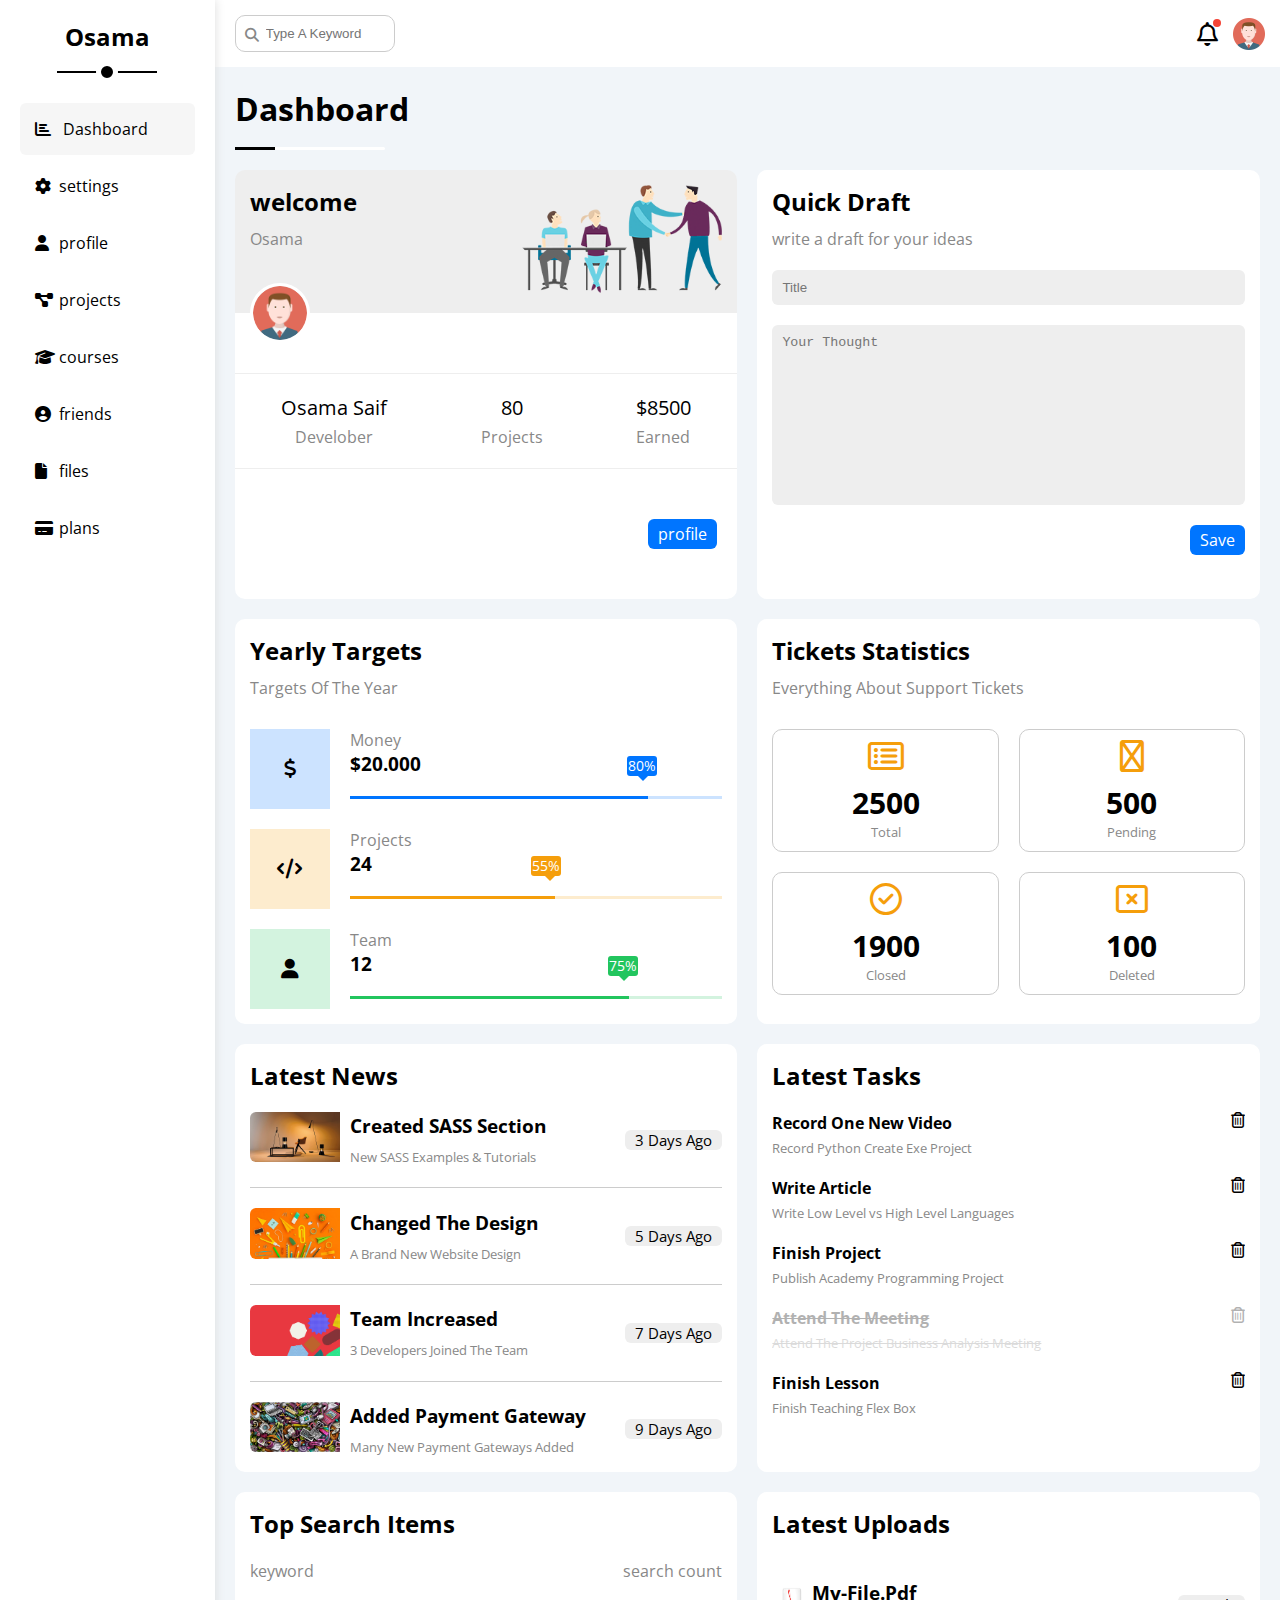
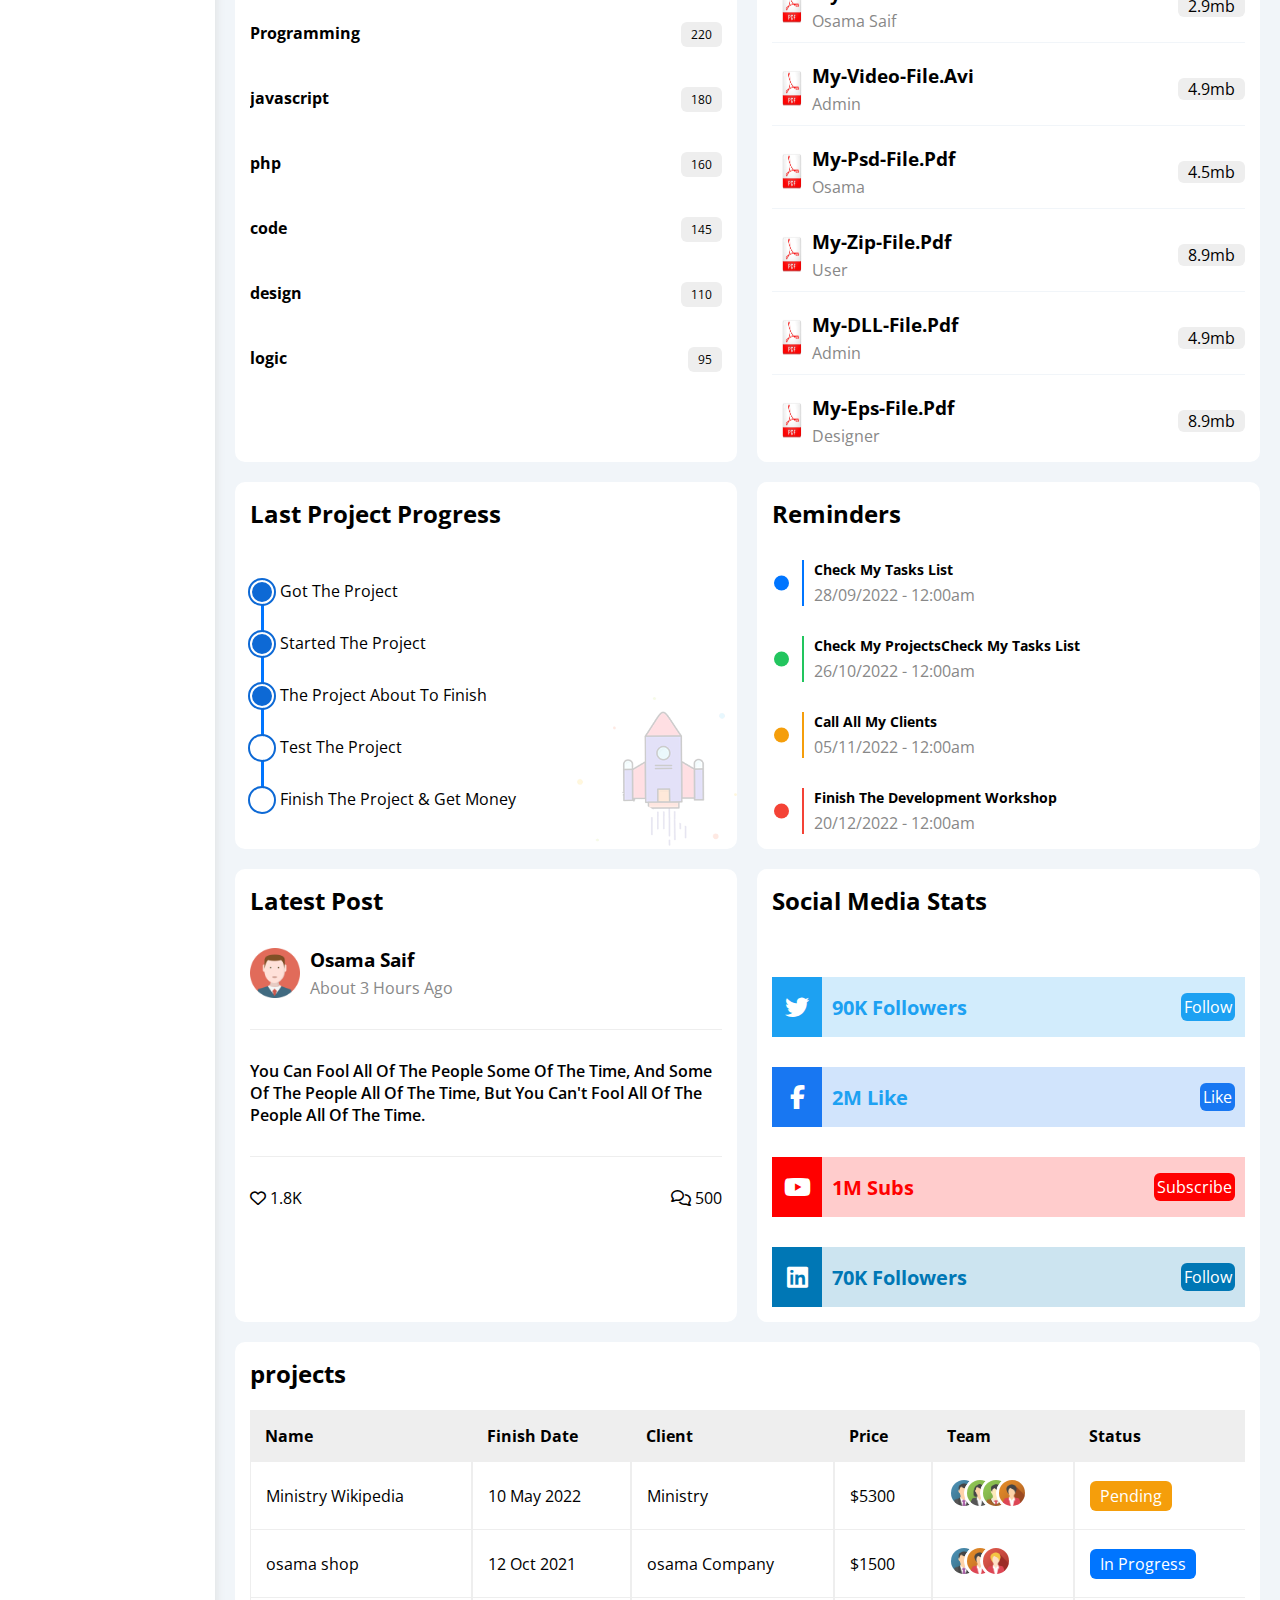
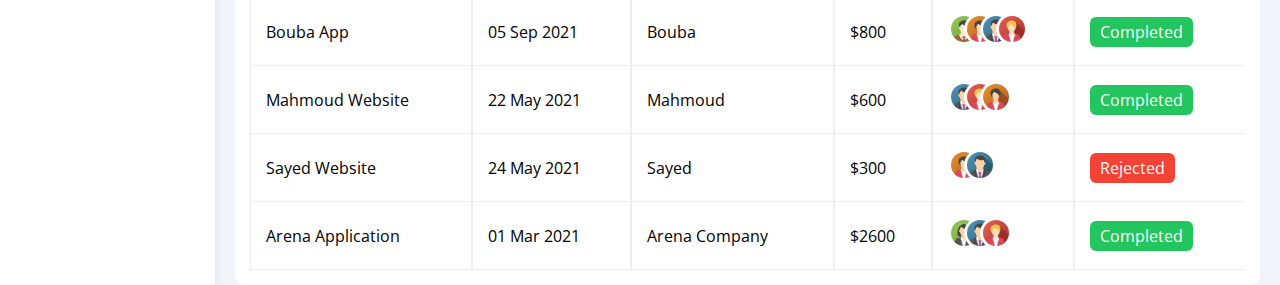
<file: index.html>
<!DOCTYPE html>
<html lang="en">
<head>
    <meta charset="UTF-8">
    <meta http-equiv="X-UA-Compatible" content="IE=edge">
    <meta name="viewport" content="width=device-width, initial-scale=1.0">
    <link rel="stylesheet" href="https://cdnjs.cloudflare.com/ajax/libs/font-awesome/6.5.1/css/all.min.css">
    <link rel="stylesheet" href="style.css">
    <title>Dashboard</title>
</head>
<body>
    <!-- START SIDEBAR -->
    <div class="page">
<div class="sidebar">
    <h2>Osama</h2>
    <ul>
        <li><i class="fa-regular fa-chart-bar fa-fw"></i> <a href="index.html">Dashboard</a></li>
        <li><i class="fa-solid fa-gear fa-fw"></i><a href="settings.html">settings</a></li>
        <li><i class="fa-regular fa-user fa-fw"></i><a href="profile.html">profile</a></li>
        <li><i class="fa-solid fa-diagram-project fa-fw"></i><a href="projects.html">projects</a></li>
        <li><i class="fa-solid fa-graduation-cap fa-fw"></i><a href="courses.html">courses</a></li>
        <li><i class="fa-regular fa-circle-user fa-fw"></i><a href="friends.html">friends</a></li>
        <li><i class="fa-regular fa-file fa-fw"></i><a href="files.html">files</a></li>
        <li><i class="fa-regular fa-credit-card fa-fw"></i><a href="plans.html">plans</a></li>
    </ul>
</div>
<!-- END SIDEBAR -->
<div class="content">

<div class="head">
<div class="search">
    <input type="search"  placeholder="Type A Keyword">
</div>
<div class="icon">
    <i class="fa-regular fa-bell"></i>
    <img src="img/avatar.png" alt="">
</div>
</div>
<h1 class="title">Dashboard</h1>
<div class="text">

<div class="welcome">
   <div class="cont">
    <div class="text-cont">
        <h2>welcome</h2>
    <p>osama</p>
    </div>
   <div class="image">
    <img src="img/welcome.png" alt="">
   </div>
</div>

<div class="avatar">
    <img src="img/avatar.png" alt="">
</div>
<div class="main">
   <div class="text-main">
    <span>osama saif</span>
    <p>develober</p>
   </div>
   <div class="text-main">
    <span>80</span>
    <p>projects</p>
   </div>
   <div class="text-main">
  <span>$8500</span>
    <p>earned</p>
   </div>

</div>
<div class="btn">
    <a href="">profile</a>
</div>
</div>

<div class="quick-draft">
    <h2>Quick Draft</h2>
    <p>write a draft for your ideas</p>
   <input type="text" placeholder="Title">
   <textarea name="message" id="" cols="30" rows="10" placeholder="Your Thought"></textarea>
    <a href="">Save</a>
</div>

<div class="yearly-targets">
    <h2>yearly targets</h2>
    <p>Targets Of The Year</p>
    
    <div class="box">
        <div class="money">
            <i class="fa-solid fa-dollar-sign fa-lg"></i>
        </div>
        <div class="detailes">
            <p>money</p>
            <h3>$20.000</h3>
            <div class="div-money">
                <span style="width: 80%;" data-progress="80%"></span>
            </div>
        </div>
    </div>
    <div class="box">
        <div class="projects" style="border-radius: 0; margin-left: 0; margin-top: 0;">
            <i class="fa-solid fa-code fa-lg"></i>
        </div>
        <div class="detailes " style="margin-left: 0;">
            <p>projects</p>
            <h3>24</h3>
            <div class="div-projects">
                <span style="width: 55%;" data-progress="55%"></span>
            </div>
        </div>
    </div>
    <div class="box">
        <div class="team">
            <i class="fa-solid fa-user fa-lg"></i>
        </div>
        <div class="detailes">
            <p>team</p>
            <h3>12</h3>
            <div class="div-team">
                <span style="width: 75%;" data-progress="75%"></span>
            </div>
        </div>
    </div>

</div>

<div class="tickets-statistics">
    <h2>tickets statistics</h2>
    <p>Everything About Support Tickets</p>
    <div class="container">

    <div class="box total">
        <i class="fa-regular fa-rectangle-list"></i>
        <span>2500</span>
        <p>total</p>
    </div>
    <div class="box pending">
        <i class="fa-solid fa-rotate"></i>
        <span>500</span>
        <p>pending</p>
    </div>
    <div class="box closed">
        <i class="fa-regular fa-circle-check"></i>
        <span>1900</span>
        <p>closed</p>
    </div>
    <div class="box deleted">
        <i class="fa-regular fa-rectangle-xmark"></i>
        <span>100</span>
        <p>deleted</p>
    </div>
</div>
</div>
<div class="latest-news">
    <h2> latest news</h2>

  <div class="content">
 <div class="image">
    <img src="img/news-01.png" alt="">
 </div>

<div class="info">
    <h3>Created SASS Section</h3>
    <p>New SASS Examples & Tutorials</p>
</div>
<div class="days">
    <span>3 days ago</span>
</div>
</div>
  <div class="content">
 <div class="image">
    <img src="img/news-02.png" alt="">
 </div>

<div class="info">
    <h3>Changed The Design</h3>
    <p>A Brand New Website Design</p>
</div>
<div class="days">
    <span>5 days ago</span>
</div>
</div>
  <div class="content">
 <div class="image">
    <img src="img/news-03.png" alt="">
 </div>

<div class="info">
    <h3>Team Increased</h3>
    <p>3 Developers Joined The Team</p>
</div>
<div class="days">
    <span>7 days ago</span>
</div>
</div>
  <div class="content">
 <div class="image">
    <img src="img/news-04.png" alt="">
 </div>

<div class="info">
    <h3>Added Payment Gateway</h3>
    <p>Many New Payment Gateways Added</p>
</div>
<div class="days">
    <span>9 days ago</span>
</div>
</div>
 
 
</div>
<div class="latest-tasks">
    <h2>latest tasks</h2>

    <div class="content">
    <div class="info">
        <h4>Record One New Video</h4>
        <p>Record Python Create Exe Project</p>
    </div>
     <i class="fa-regular fa-trash-can delete"></i>
    </div>

    <div class="content">
    <div class="info">
        <h4>Write Article</h4>
        <p>Write Low Level vs High Level Languages</p>
    </div>
     <i class="fa-regular fa-trash-can delete"></i>
    </div>

    <div class="content">
    <div class="info">
        <h4>Finish Project</h4>
        <p>Publish Academy Programming Project</p>
    </div>
     <i class="fa-regular fa-trash-can delete"></i>
    </div>

    <div class="content">
    <div class="info active">
        <h4>Attend The Meeting</h4>
        <p>Attend The Project Business Analysis Meeting</p>
    </div>
     <i class="fa-regular fa-trash-can delete"></i>
    </div>

    <div class="content">
    <div class="info">
        <h4>Finish Lesson</h4>
        <p>Finish Teaching Flex Box</p>
    </div>
     <i class="fa-regular fa-trash-can delete"></i>
    </div>

</div>
<div class="top-search-items">
    <h2>top search items</h2>
    <div class="content">
        <p>keyword</p>
        <p>search count</p>
    </div>
    <div class="content">
        <h4>Programming</h4>
        <span>220</span>
    </div>
    <div class="content">
        <h4>javascript</h4>
        <span>180</span>
    </div>
    <div class="content">
        <h4>php</h4>
        <span>160</span>
    </div>
    <div class="content">
        <h4>code</h4>
        <span>145</span>
    </div>
    <div class="content">
        <h4>design</h4>
        <span>110</span>
    </div>
    <div class="content">
        <h4>logic</h4>
        <span>95</span>
    </div>
</div>
<div class="Latest-Uploads">
    <h2>Latest Uploads</h2>

    <div class="content">
        <img src="img/374812_dreambox-sat.com_.png" alt="">
        <div class="info">
            <h3>my-file.pdf</h3>
            <p>osama saif</p>
        </div>
        <div class="days">
            <span>2.9mb</span>
        </div>
    </div>
    <div class="content">
        <img src="img/374812_dreambox-sat.com_.png" alt="">
        <div class="info">
            <h3> My-Video-File.avi</h3>
            <p>Admin</p>
        </div>
        <div class="days">
            <span>4.9mb</span>
        </div>
    </div>
    <div class="content">
        <img src="img/374812_dreambox-sat.com_.png" alt="">
        <div class="info">
            <h3>My-Psd-File.pdf</h3>
            <p>osama</p>
        </div>
        <div class="days">
            <span>4.5mb</span>
        </div>
    </div>
    <div class="content">
        <img src="img/374812_dreambox-sat.com_.png" alt="">
        <div class="info">
            <h3>My-Zip-File.pdf</h3>
            <p>User</p>
        </div>
        <div class="days">
            <span>8.9mb</span>
        </div>
    </div>
    <div class="content">
        <img src="img/374812_dreambox-sat.com_.png" alt="">
        <div class="info">
            <h3>My-DLL-File.pdf</h3>
            <p>Admin</p>
        </div>
        <div class="days">
            <span>4.9mb</span>
        </div>
    </div>
    <div class="content">
        <img src="img/374812_dreambox-sat.com_.png" alt="">
        <div class="info">
            <h3>My-Eps-File.pdf</h3>
            <p>Designer</p>
        </div>
        <div class="days">
            <span>8.9mb</span>
        </div>
    </div>



</div>
<div class="Last-Project-Progress">
    <h2>Last Project Progress</h2>
    <ul>
        <li class="done">Got The Project</li>
        <li class="done">Started The Project</li>
        <li class="done">The Project About To Finish</li>
        <li class="current">Test The Project</li>
        <li>Finish The Project & Get Money</li>
    </ul>
    <div class="lanch"><img src="img/project.png" alt=""></div>
</div>
<div class="Reminders">
    <h2>Reminders</h2>
    <div class="content">

        <div class="info blue">
            <h4>Check My Tasks List</h4>
            <p>28/09/2022 - 12:00am</p>
        </div>
    </div>
    <div class="content">
        <div class="info green">
            <h4>Check My ProjectsCheck My Tasks List</h4>
            <p>26/10/2022 - 12:00am</p>
        </div>
    </div>
    <div class="content">
        <div class="info orange">
            <h4>Call All My Clients</h4>
            <p>05/11/2022 - 12:00am</p>
        </div>
    </div>
    <div class="content">
        <div class="info red">
            <h4>Finish The Development Workshop</h4>
            <p>20/12/2022 - 12:00am</p>
        </div>
    </div>


</div>
<div class="latest-post">
    <h2>Latest Post</h2>
    <div class="content">
        <img src="img/avatar.png" alt="">
        <div class="info">
            <h3>osama saif</h3>
            <p>About 3 Hours Ago</p>
        </div>
    </div>
    <div class="text">
    <span>You Can Fool All Of The People Some Of The Time, And Some Of The People All Of The Time, But You Can't Fool All Of The People All Of The Time.</span>
    </div>
<div class="detailes">
    <p> <i class="fa-regular fa-heart"></i> 1.8K</p>
    <p><i class="fa-regular fa-comments"></i> 500</p>
</div>
</div>
<div class="Social-Media-Stats">
    <h2>Social Media Stats</h2>
    <div class="content twitter">
        <div class="icon twitter">
            <i class="fa-brands fa-twitter fa-fw "></i>
        </div>
        <h6>90K Followers</h6>
        <a href="" class="twitter">Follow</a>
    </div>
    <div class="content facebook">
        <div class="icon facebook">
            <i class="fa-brands fa-facebook-f fa-fw"></i>
        </div>
        <h6>2M Like</h6>
        <a href="" class="facebook">Like</a>
    </div>
    <div class="content youtube">
        <div class="icon youtube">
            <i class="fa-brands fa-youtube fa-fw "></i>

        </div>
        <h6>1M Subs</h6>
        <a href="" class="youtube">Subscribe</a>
    </div>
    <div class="content linkedin">
        <div class="icon linkedin">
            <i class="fa-brands fa-linkedin fa-fw"></i>

        </div>
        <h6>70K Followers</h6>
        <a href="" class="linkedin">Follow</a>
    </div>


</div>
</div>
<div class="projects">
    <h2>projects</h2>
    <div class="responsive-table">
        <table>
        <thead>
            <tr>
                <td>Name</td>
                <td>Finish Date</td>
                <td>Client</td>
                <td>Price</td>
                <td>Team</td>
                <td>Status</td>
            </tr>
        </thead>
        <tbody>
            <tr>
            <td>Ministry Wikipedia</td>
            <td>10 May 2022</td>
            <td>Ministry</td>
            <td>$5300</td>
            <td>
                <img src="img/team-01.png" alt="">
                <img src="img/team-02.png" alt="">
                <img src="img/team-03.png" alt="">
                <img src="img/team-04.png" alt="">
            </td>
            <td><span class="pending">pending</span> </td>
            </tr>

            <tr>
            <td>osama shop</td>
            <td>12 Oct 2021</td>
            <td>osama Company</td>
            <td>$1500</td>
            <td>
                <img src="img/team-01.png" alt="">
                <img src="img/team-04.png" alt="">
                <img src="img/team-05.png" alt="">
            </td>
            <td><span class="progress">in Progress</span> </td>
            </tr>

            <tr>
            <td>Bouba App</td>
            <td>05 Sep 2021</td>
            <td>Bouba</td>
            <td>$800</td>
            <td>
                <img src="img/team-03.png" alt="">
                <img src="img/team-04.png" alt="">
                <img src="img/team-01.png" alt="">
                <img src="img/team-05.png" alt="">
            </td>
            <td><span class="completed">completed</span> </td>
            </tr>

            <tr>
            <td>Mahmoud Website</td>
            <td>22 May 2021</td>
            <td>Mahmoud</td>
            <td>	$600</td>
            <td>
                <img src="img/team-01.png" alt="">
                <img src="img/team-05.png" alt="">
                <img src="img/team-04.png" alt="">
             
            </td>
            <td><span class="completed">completed</span> </td>
            </tr>

            <tr>
            <td>Sayed Website</td>
            <td>24 May 2021</td>
            <td>Sayed</td>
            <td>$300</td>
            <td>
                <img src="img/team-04.png" alt="">
                <img src="img/team-01.png" alt="">
               
                
            </td>
            <td><span class="rejected">rejected</span> </td>
            </tr>

            <tr>
            <td>Arena Application</td>
            <td>01 Mar 2021</td>
            <td>Arena Company</td>
            <td>$2600</td>
            <td>
                <img src="img/team-02.png" alt="">
                <img src="img/team-01.png" alt="">
                <img src="img/team-05.png" alt="">
              
            </td>
            <td><span class="completed">completed</span> </td>
            </tr>
          

        </tbody>


        </table>
    </div>
</div>
</body>
</html>
</file>
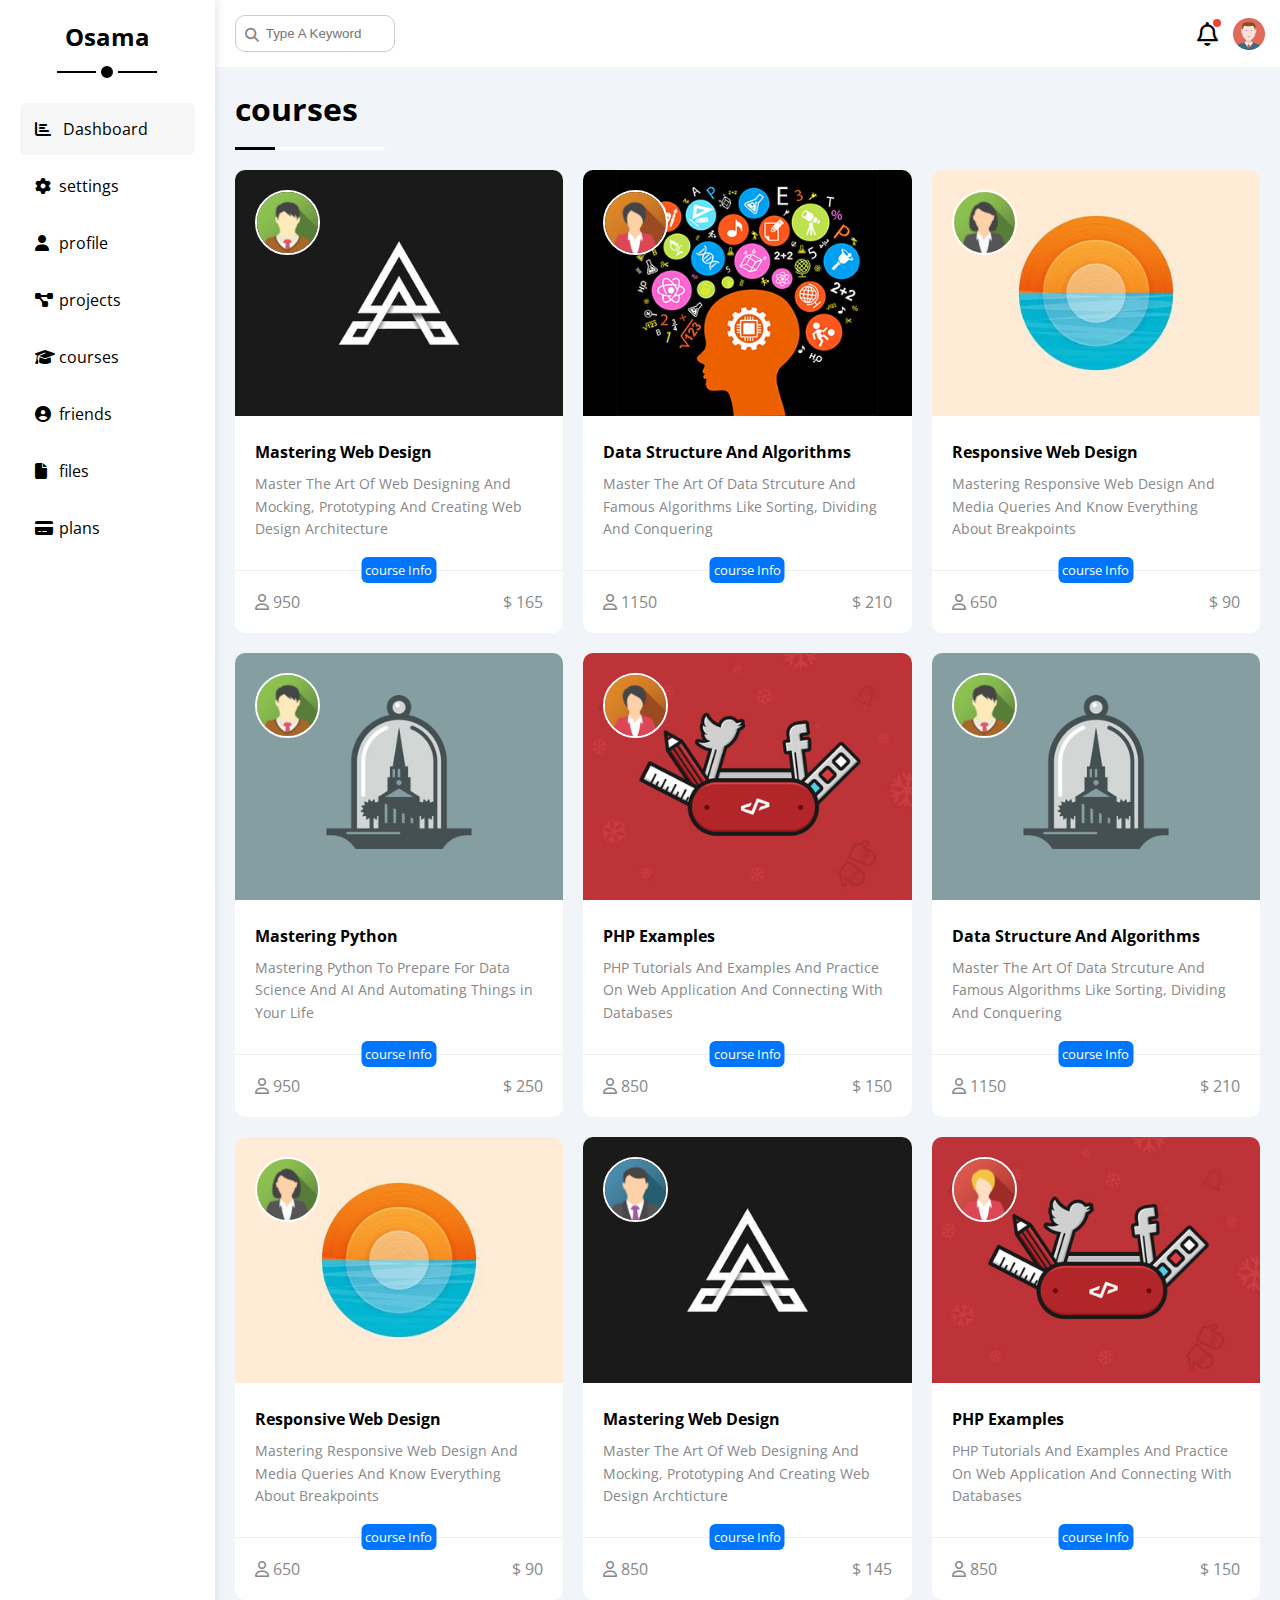
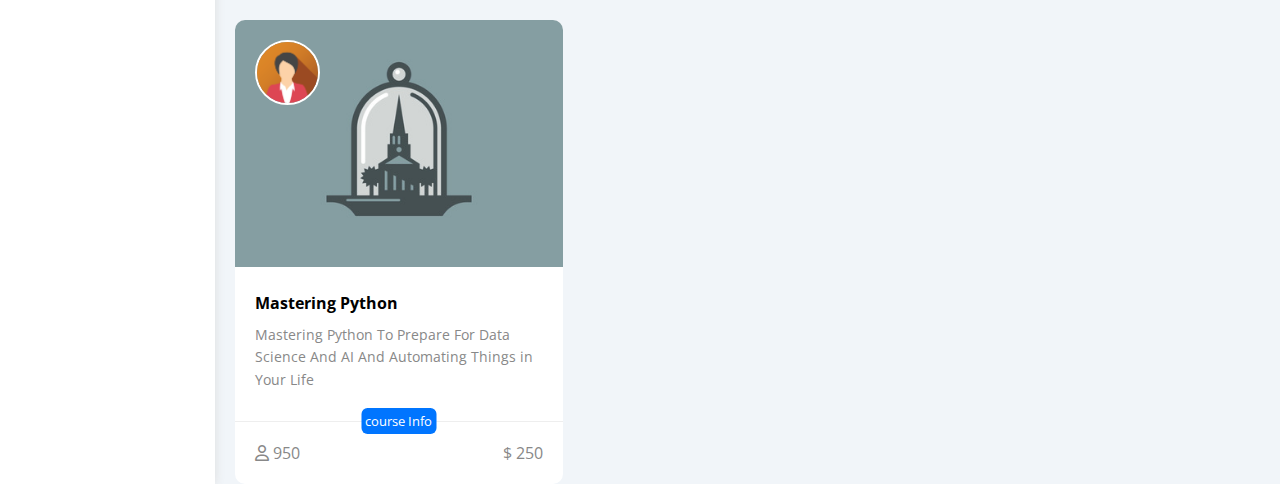
<file: courses.html>
<!DOCTYPE html>
<html lang="en">
<head>
    <meta charset="UTF-8">
    <meta http-equiv="X-UA-Compatible" content="IE=edge">
    <meta name="viewport" content="width=device-width, initial-scale=1.0">
    <link rel="stylesheet" href="https://cdnjs.cloudflare.com/ajax/libs/font-awesome/6.5.1/css/all.min.css">
    <link rel="stylesheet" href="style.css">
    <title>courses</title>
</head>
<body>
    <!-- START SIDEBAR -->
    <div class="page">
<div class="sidebar">
    <h2>Osama</h2>
    <ul>
        <li><i class="fa-regular fa-chart-bar fa-fw"></i> <a href="index.html">Dashboard</a></li>
        <li><i class="fa-solid fa-gear fa-fw"></i><a href="settings.html">settings</a></li>
        <li><i class="fa-regular fa-user fa-fw"></i><a href="profile.html">profile</a></li>
        <li><i class="fa-solid fa-diagram-project fa-fw"></i><a href="projects.html">projects</a></li>
        <li><i class="fa-solid fa-graduation-cap fa-fw"></i><a href="courses.html">courses</a></li>
        <li><i class="fa-regular fa-circle-user fa-fw"></i><a href="friends.html">friends</a></li>
        <li><i class="fa-regular fa-file fa-fw"></i><a href="files.html">files</a></li>
        <li><i class="fa-regular fa-credit-card fa-fw"></i><a href="plans.html">plans</a></li>
    </ul>
</div>
<!-- END SIDEBAR -->
<div class="content">

<div class="head">
<div class="search">
    <input type="search"  placeholder="Type A Keyword">
</div>
<div class="icon">
    <i class="fa-regular fa-bell"></i>
    <img src="img/avatar.png" alt="">
</div>
</div>
<h1 class="title">courses</h1>
<!--START SETTINGS-->
<div class="courses-page">
<div class="courses">
<img src="img/team-03.png" alt="">
<div class="image">
    <img src="img/course-01.jpg" alt="">
</div>
<div class="text-courses">
    <h3>Mastering Web Design</h3>
    <p>Master The Art Of Web Designing And Mocking, Prototyping And Creating Web Design Architecture</p>
    <a href="">course info</a>
</div>
<div class="content-courses">
    <div class="numbers">
 <span><i class="fa-regular fa-user"></i> 950</span>
    </div>
    <div class="range">
        <span>$ 165</span>
    </div>
</div>
</div>

<div class="courses">
<img src="img/team-04.png" alt="">
<div class="image">
    <img src="img/course-02.jpg" alt="">
</div>
<div class="text-courses">
    <h3>Data Structure And Algorithms</h3>
    <p>Master The Art Of Data Strcuture And Famous Algorithms Like Sorting, Dividing And Conquering</p>
    <a href="">course info</a>
</div>
<div class="content-courses">
    <div class="numbers">
 <span><i class="fa-regular fa-user"></i> 1150</span>
    </div>
    <div class="range">
        <span>$ 210</span>
    </div>
</div>
</div>
<div class="courses">
<img src="img/team-02.png" alt="">
<div class="image">
    <img src="img/course-03.jpg" alt="">
</div>
<div class="text-courses">
    <h3>Responsive Web Design</h3>
    <p>Mastering Responsive Web Design And Media Queries And Know Everything About Breakpoints</p>
    <a href="">course info</a>
</div>
<div class="content-courses">
    <div class="numbers">
 <span><i class="fa-regular fa-user"></i> 650</span>
    </div>
    <div class="range">
        <span>$ 90</span>
    </div>
</div>
</div>
<div class="courses">
<img src="img/team-03.png" alt="">
<div class="image">
    <img src="img/course-04.jpg" alt="">
</div>
<div class="text-courses">
    <h3>Mastering Python</h3>
    <p>Mastering Python To Prepare For Data Science And AI And Automating Things in Your Life</p>
    <a href="">course info</a>
</div>
<div class="content-courses">
    <div class="numbers">
 <span><i class="fa-regular fa-user"></i> 950</span>
    </div>
    <div class="range">
        <span>$ 250</span>
    </div>
</div>
</div>
<div class="courses">
<img src="img/team-04.png" alt="">
<div class="image">
    <img src="img/course-05.jpg" alt="">
</div>
<div class="text-courses">
    <h3>PHP Examples</h3>
    <p>PHP Tutorials And Examples And Practice On Web Application And Connecting With Databases</p>
    <a href="">course info</a>
</div>
<div class="content-courses">
    <div class="numbers">
 <span><i class="fa-regular fa-user"></i> 850</span>
    </div>
    <div class="range">
        <span>$ 150</span>
    </div>
</div>
</div>
<div class="courses">
<img src="img/team-03.png" alt="">
<div class="image">
    <img src="img/course-04.jpg" alt="">
</div>
<div class="text-courses">
    <h3>Data Structure And Algorithms</h3>
    <p>Master The Art Of Data Strcuture And Famous Algorithms Like Sorting, Dividing And Conquering</p>
    <a href="">course info</a>
</div>
<div class="content-courses">
    <div class="numbers">
 <span><i class="fa-regular fa-user"></i> 1150</span>
    </div>
    <div class="range">
        <span>$ 210</span>
    </div>
</div>
</div>
<div class="courses">
<img src="img/team-02.png" alt="">
<div class="image">
    <img src="img/course-03.jpg" alt="">
</div>
<div class="text-courses">
    <h3>Responsive Web Design</h3>
    <p>Mastering Responsive Web Design And Media Queries And Know Everything About Breakpoints</p>
    <a href="">course info</a>
</div>
<div class="content-courses">
    <div class="numbers">
 <span><i class="fa-regular fa-user"></i> 650</span>
    </div>
    <div class="range">
        <span>$ 90</span>
    </div>
</div>
</div>
<div class="courses">
<img src="img/team-01.png" alt="">
<div class="image">
    <img src="img/course-01.jpg" alt="">
</div>
<div class="text-courses">
    <h3>Mastering Web Design</h3>
    <p>Master The Art Of Web Designing And Mocking, Prototyping And Creating Web Design Archticture</p>
    <a href="">course info</a>
</div>
<div class="content-courses">
    <div class="numbers">
 <span><i class="fa-regular fa-user"></i> 850</span>
    </div>
    <div class="range">
        <span>$ 145</span>
    </div>
</div>
</div>
<div class="courses">
<img src="img/team-05.png" alt="">
<div class="image">
    <img src="img/course-05.jpg" alt="">
</div>
<div class="text-courses">
    <h3>PHP Examples</h3>
    <p>PHP Tutorials And Examples And Practice On Web Application And Connecting With Databases</p>
    <a href="">course info</a>
</div>
<div class="content-courses">
    <div class="numbers">
 <span><i class="fa-regular fa-user"></i> 850</span>
    </div>
    <div class="range">
        <span>$ 150</span>
    </div>
</div>
</div>
<div class="courses">
<img src="img/team-04.png" alt="">
<div class="image">
    <img src="img/course-04.jpg" alt="">
</div>
<div class="text-courses">
    <h3>Mastering Python</h3>
    <p>Mastering Python To Prepare For Data Science And AI And Automating Things in Your Life</p>
    <a href="">course info</a>
</div>
<div class="content-courses">
    <div class="numbers">
 <span><i class="fa-regular fa-user"></i> 950</span>
    </div>
    <div class="range">
        <span>$ 250</span>
    </div>
</div>
</div>







</div>
</body>
</html>
</file>
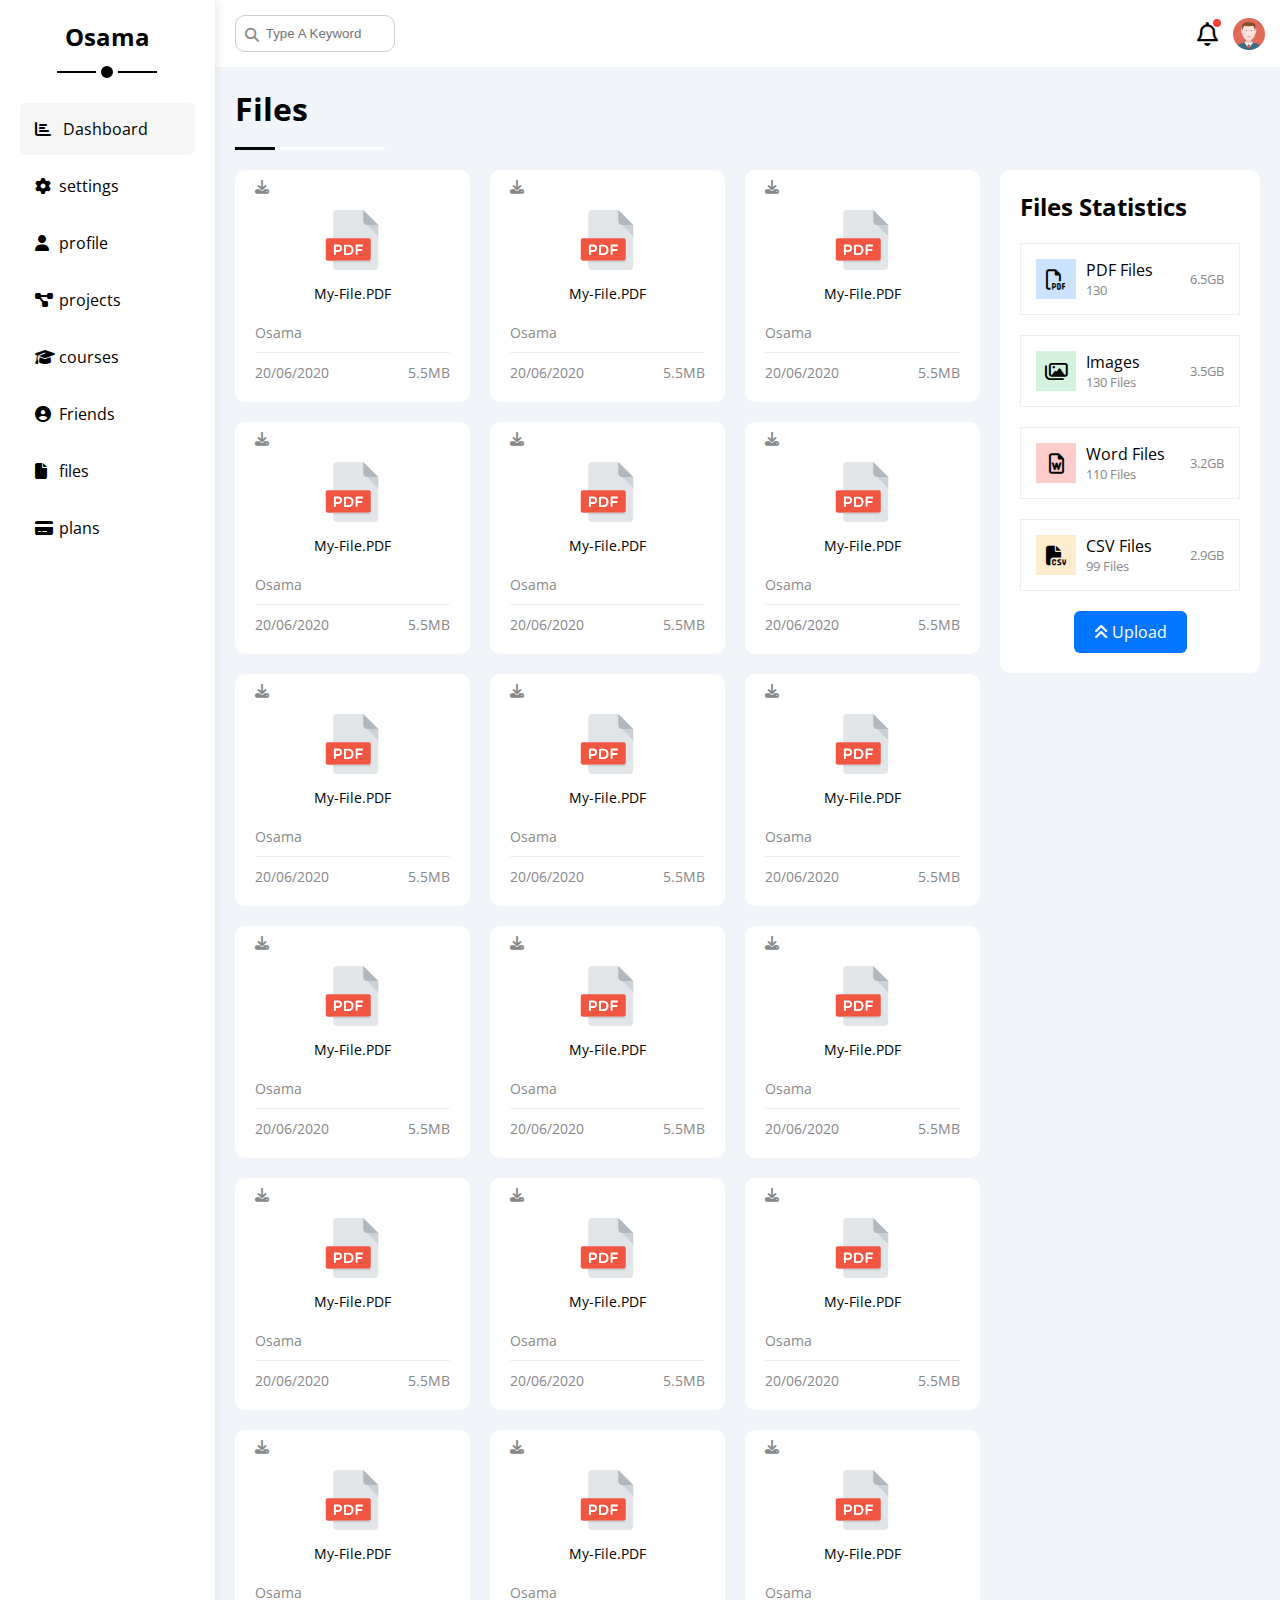
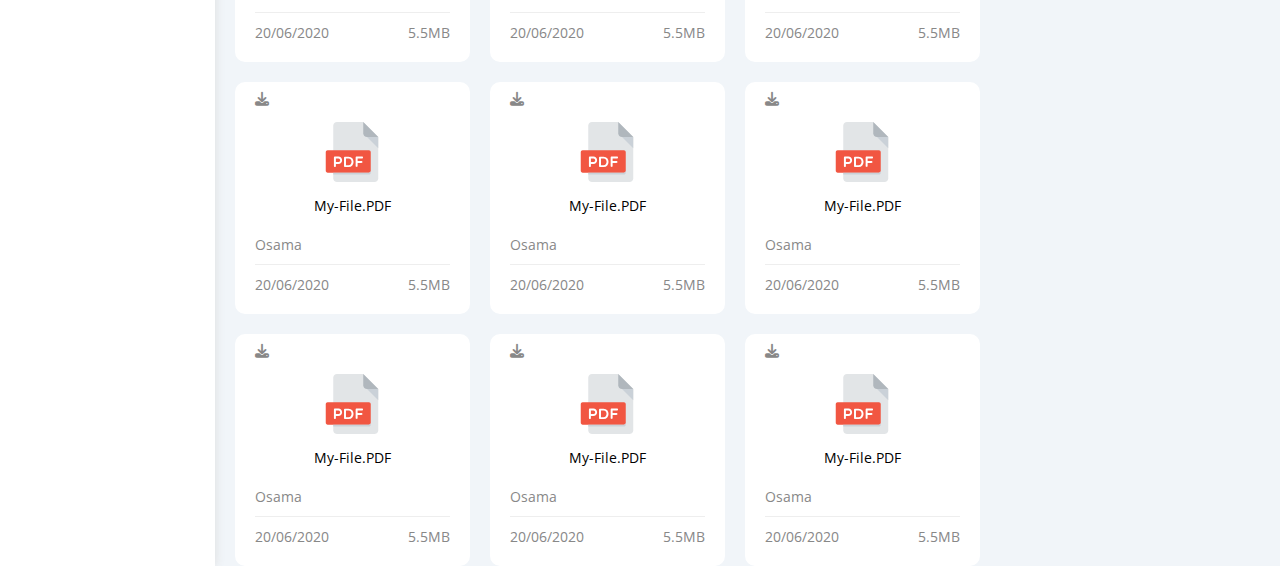
<file: files.html>
<!DOCTYPE html>
<html lang="en">
<head>
    <meta charset="UTF-8">
    <meta http-equiv="X-UA-Compatible" content="IE=edge">
    <meta name="viewport" content="width=device-width, initial-scale=1.0">
    <link rel="stylesheet" href="https://cdnjs.cloudflare.com/ajax/libs/font-awesome/6.5.1/css/all.min.css">
    <link rel="stylesheet" href="style.css">
    <title>Files</title>
</head>
<body>
    <!-- START SIDEBAR -->
    <div class="page">
<div class="sidebar">
    <h2>Osama</h2>
    <ul>
        <li><i class="fa-regular fa-chart-bar fa-fw"></i> <a href="index.html">Dashboard</a></li>
        <li><i class="fa-solid fa-gear fa-fw"></i><a href="settings.html">settings</a></li>
        <li><i class="fa-regular fa-user fa-fw"></i><a href="profile.html">profile</a></li>
        <li><i class="fa-solid fa-diagram-project fa-fw"></i><a href="projects.html">projects</a></li>
        <li><i class="fa-solid fa-graduation-cap fa-fw"></i><a href="courses.html">courses</a></li>
        <li><i class="fa-regular fa-circle-user fa-fw"></i><a href="friends.html">Friends</a></li>
        <li><i class="fa-regular fa-file fa-fw"></i><a href="files.html">files</a></li>
        <li><i class="fa-regular fa-credit-card fa-fw"></i><a href="plans.html">plans</a></li>
    </ul>
</div>
<!-- END SIDEBAR -->
<div class="content">

<div class="head">
<div class="search">
    <input type="search"  placeholder="Type A Keyword">
</div>
<div class="icon">
    <i class="fa-regular fa-bell"></i>
    <img src="img/avatar.png" alt="">
</div>
</div>
<h1 class="title">Files</h1>
<!--START SETTINGS-->
<div class="files-page">
 <div class="files-statistics">
    <h2>Files Statistics</h2>
    <div class="content-statistics">
        <i class="fa-regular fa-file-pdf fa-lg blue"></i>
        <div class="info-statistics">
         <span>PDF Files</span>
         <p>130</p>
        </div>
        <p>6.5GB</p>
    </div>
    <div class="content-statistics">
        <i class="fa-regular fa-images fa-lg green"></i>
        <div class="info-statistics">
         <span>Images</span>
         <p>130 Files</p>
        </div>
        <p>3.5GB</p>
    </div>
    <div class="content-statistics">
        <i class="fa-regular fa-file-word fa-lg red"></i>
        <div class="info-statistics">
         <span>Word Files</span>
         <p>110 Files</p>
        </div>
        <p>3.2GB</p>
    </div>
    <div class="content-statistics">
        <i class="fa-solid fa-file-csv fa-lg orange"></i>
        <div class="info-statistics">
         <span>CSV Files</span>
         <p>99 Files</p>
        </div>
        <p>2.9GB</p>
    </div>
<a href=""><i class="fa-solid fa-angles-up"></i> Upload </a>
 </div>   
<div class="container-files">

<div class="files">
<i class="fa-solid fa-download"></i>
<div class="icon-files">
    <img src="img/pdf.svg" alt="">
    <span>My-File.PDF</span>
</div>
<p>Osama</p>
<div class="text-files">
    <p>20/06/2020</p>
    <p>5.5MB</p>
</div>
</div>
<div class="files">
<i class="fa-solid fa-download"></i>
<div class="icon-files">
    <img src="img/pdf.svg" alt="">
    <span>My-File.PDF</span>
</div>
<p>Osama</p>
<div class="text-files">
    <p>20/06/2020</p>
    <p>5.5MB</p>
</div>
</div>
<div class="files">
<i class="fa-solid fa-download"></i>
<div class="icon-files">
    <img src="img/pdf.svg" alt="">
    <span>My-File.PDF</span>
</div>
<p>Osama</p>
<div class="text-files">
    <p>20/06/2020</p>
    <p>5.5MB</p>
</div>
</div>
<div class="files">
<i class="fa-solid fa-download"></i>
<div class="icon-files">
    <img src="img/pdf.svg" alt="">
    <span>My-File.PDF</span>
</div>
<p>Osama</p>
<div class="text-files">
    <p>20/06/2020</p>
    <p>5.5MB</p>
</div>
</div>
<div class="files">
<i class="fa-solid fa-download"></i>
<div class="icon-files">
    <img src="img/pdf.svg" alt="">
    <span>My-File.PDF</span>
</div>
<p>Osama</p>
<div class="text-files">
    <p>20/06/2020</p>
    <p>5.5MB</p>
</div>
</div>
<div class="files">
<i class="fa-solid fa-download"></i>
<div class="icon-files">
    <img src="img/pdf.svg" alt="">
    <span>My-File.PDF</span>
</div>
<p>Osama</p>
<div class="text-files">
    <p>20/06/2020</p>
    <p>5.5MB</p>
</div>
</div>
<div class="files">
<i class="fa-solid fa-download"></i>
<div class="icon-files">
    <img src="img/pdf.svg" alt="">
    <span>My-File.PDF</span>
</div>
<p>Osama</p>
<div class="text-files">
    <p>20/06/2020</p>
    <p>5.5MB</p>
</div>
</div>
<div class="files">
<i class="fa-solid fa-download"></i>
<div class="icon-files">
    <img src="img/pdf.svg" alt="">
    <span>My-File.PDF</span>
</div>
<p>Osama</p>
<div class="text-files">
    <p>20/06/2020</p>
    <p>5.5MB</p>
</div>
</div>
<div class="files">
<i class="fa-solid fa-download"></i>
<div class="icon-files">
    <img src="img/pdf.svg" alt="">
    <span>My-File.PDF</span>
</div>
<p>Osama</p>
<div class="text-files">
    <p>20/06/2020</p>
    <p>5.5MB</p>
</div>
</div>
<div class="files">
<i class="fa-solid fa-download"></i>
<div class="icon-files">
    <img src="img/pdf.svg" alt="">
    <span>My-File.PDF</span>
</div>
<p>Osama</p>
<div class="text-files">
    <p>20/06/2020</p>
    <p>5.5MB</p>
</div>
</div>
<div class="files">
<i class="fa-solid fa-download"></i>
<div class="icon-files">
    <img src="img/pdf.svg" alt="">
    <span>My-File.PDF</span>
</div>
<p>Osama</p>
<div class="text-files">
    <p>20/06/2020</p>
    <p>5.5MB</p>
</div>
</div>
<div class="files">
<i class="fa-solid fa-download"></i>
<div class="icon-files">
    <img src="img/pdf.svg" alt="">
    <span>My-File.PDF</span>
</div>
<p>Osama</p>
<div class="text-files">
    <p>20/06/2020</p>
    <p>5.5MB</p>
</div>
</div>
<div class="files">
<i class="fa-solid fa-download"></i>
<div class="icon-files">
    <img src="img/pdf.svg" alt="">
    <span>My-File.PDF</span>
</div>
<p>Osama</p>
<div class="text-files">
    <p>20/06/2020</p>
    <p>5.5MB</p>
</div>
</div>
<div class="files">
<i class="fa-solid fa-download"></i>
<div class="icon-files">
    <img src="img/pdf.svg" alt="">
    <span>My-File.PDF</span>
</div>
<p>Osama</p>
<div class="text-files">
    <p>20/06/2020</p>
    <p>5.5MB</p>
</div>
</div>
<div class="files">
<i class="fa-solid fa-download"></i>
<div class="icon-files">
    <img src="img/pdf.svg" alt="">
    <span>My-File.PDF</span>
</div>
<p>Osama</p>
<div class="text-files">
    <p>20/06/2020</p>
    <p>5.5MB</p>
</div>
</div>
<div class="files">
<i class="fa-solid fa-download"></i>
<div class="icon-files">
    <img src="img/pdf.svg" alt="">
    <span>My-File.PDF</span>
</div>
<p>Osama</p>
<div class="text-files">
    <p>20/06/2020</p>
    <p>5.5MB</p>
</div>
</div>
<div class="files">
<i class="fa-solid fa-download"></i>
<div class="icon-files">
    <img src="img/pdf.svg" alt="">
    <span>My-File.PDF</span>
</div>
<p>Osama</p>
<div class="text-files">
    <p>20/06/2020</p>
    <p>5.5MB</p>
</div>
</div>
<div class="files">
<i class="fa-solid fa-download"></i>
<div class="icon-files">
    <img src="img/pdf.svg" alt="">
    <span>My-File.PDF</span>
</div>
<p>Osama</p>
<div class="text-files">
    <p>20/06/2020</p>
    <p>5.5MB</p>
</div>
</div>
<div class="files">
<i class="fa-solid fa-download"></i>
<div class="icon-files">
    <img src="img/pdf.svg" alt="">
    <span>My-File.PDF</span>
</div>
<p>Osama</p>
<div class="text-files">
    <p>20/06/2020</p>
    <p>5.5MB</p>
</div>
</div>
<div class="files">
<i class="fa-solid fa-download"></i>
<div class="icon-files">
    <img src="img/pdf.svg" alt="">
    <span>My-File.PDF</span>
</div>
<p>Osama</p>
<div class="text-files">
    <p>20/06/2020</p>
    <p>5.5MB</p>
</div>
</div>
<div class="files">
<i class="fa-solid fa-download"></i>
<div class="icon-files">
    <img src="img/pdf.svg" alt="">
    <span>My-File.PDF</span>
</div>
<p>Osama</p>
<div class="text-files">
    <p>20/06/2020</p>
    <p>5.5MB</p>
</div>
</div>
<div class="files">
<i class="fa-solid fa-download"></i>
<div class="icon-files">
    <img src="img/pdf.svg" alt="">
    <span>My-File.PDF</span>
</div>
<p>Osama</p>
<div class="text-files">
    <p>20/06/2020</p>
    <p>5.5MB</p>
</div>
</div>
<div class="files">
<i class="fa-solid fa-download"></i>
<div class="icon-files">
    <img src="img/pdf.svg" alt="">
    <span>My-File.PDF</span>
</div>
<p>Osama</p>
<div class="text-files">
    <p>20/06/2020</p>
    <p>5.5MB</p>
</div>
</div>
<div class="files">
<i class="fa-solid fa-download"></i>
<div class="icon-files">
    <img src="img/pdf.svg" alt="">
    <span>My-File.PDF</span>
</div>
<p>Osama</p>
<div class="text-files">
    <p>20/06/2020</p>
    <p>5.5MB</p>
</div>
</div>

</div>

</div>
</body>
</html>
</file>
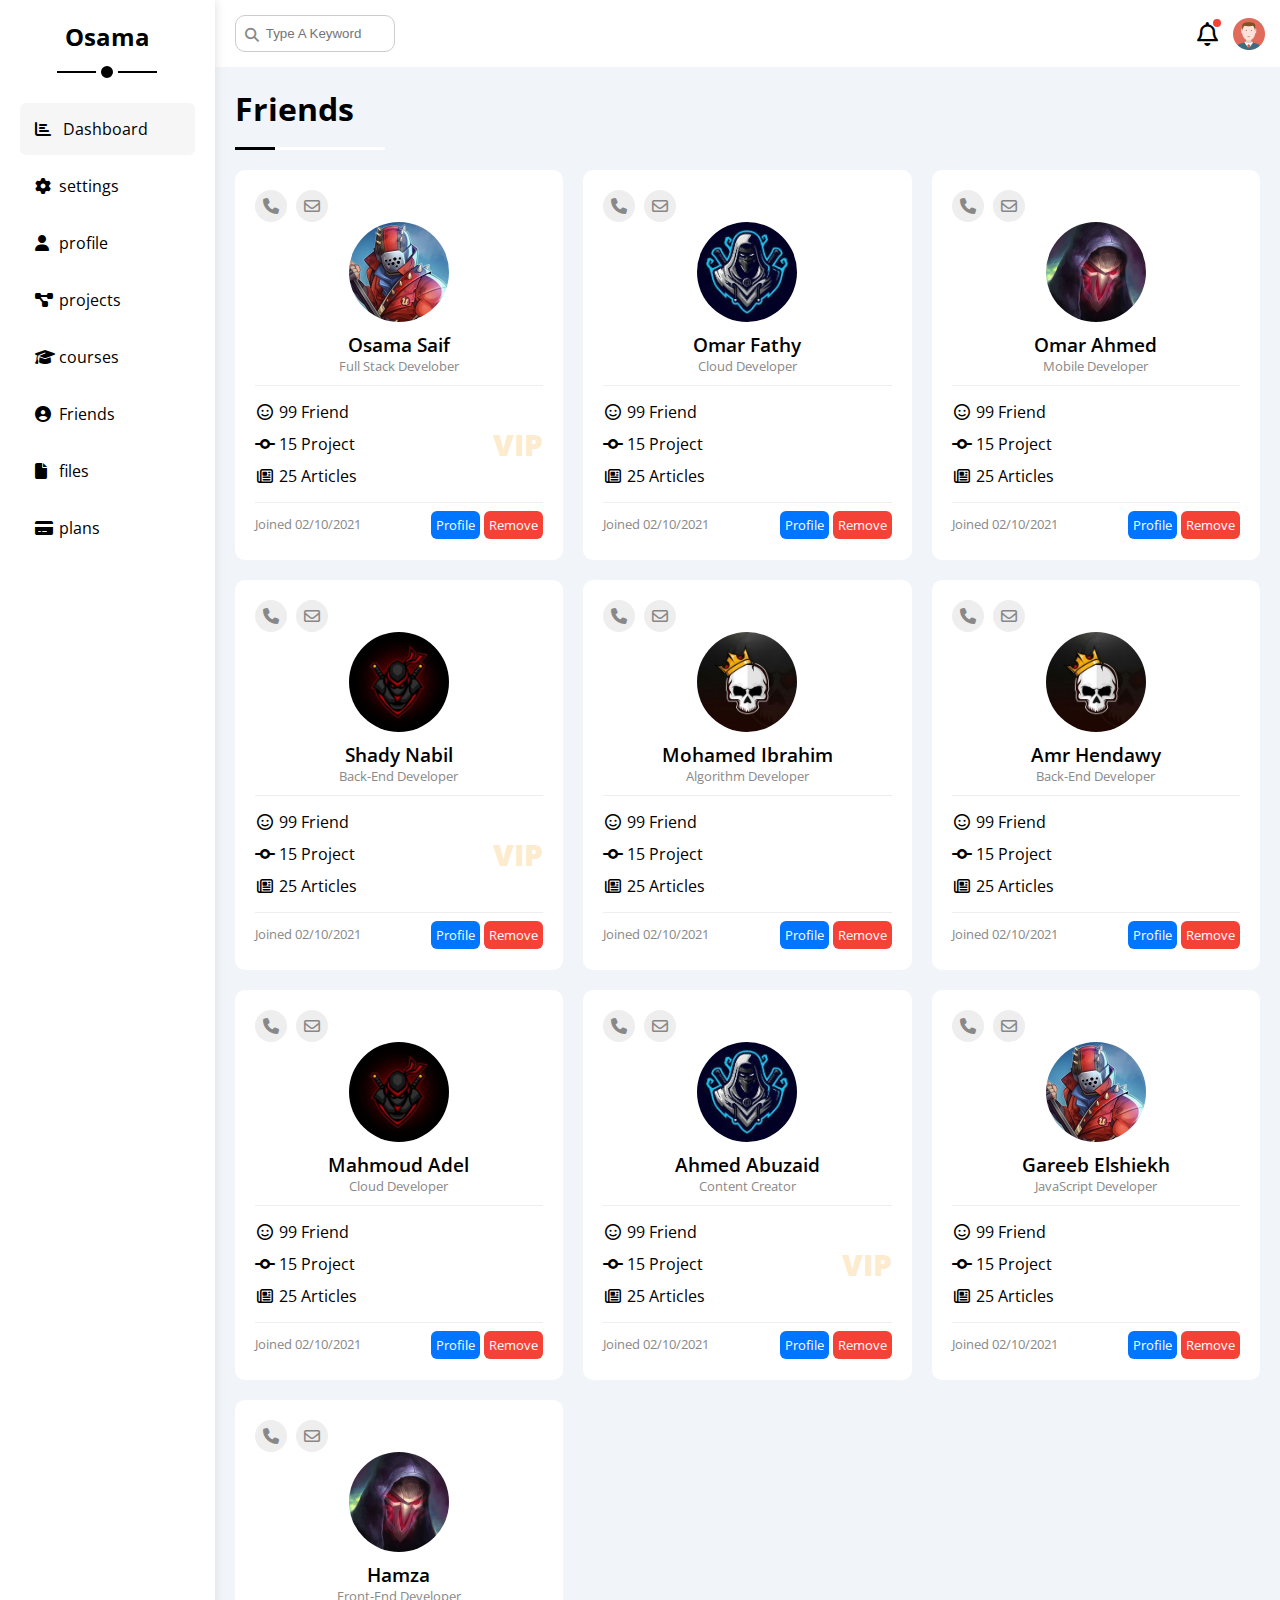
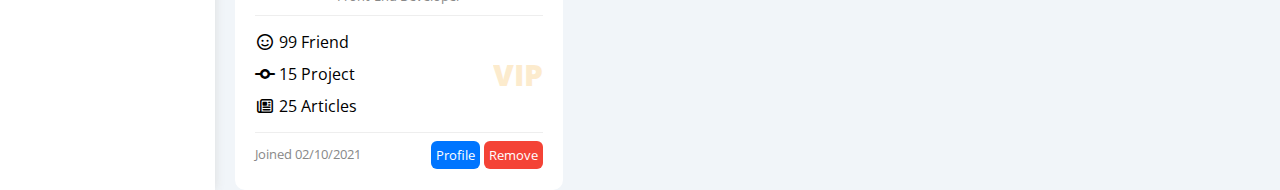
<file: friends.html>
<!DOCTYPE html>
<html lang="en">
<head>
    <meta charset="UTF-8">
    <meta http-equiv="X-UA-Compatible" content="IE=edge">
    <meta name="viewport" content="width=device-width, initial-scale=1.0">
    <link rel="stylesheet" href="https://cdnjs.cloudflare.com/ajax/libs/font-awesome/6.5.1/css/all.min.css">
    <link rel="stylesheet" href="style.css">
    <title>Friends</title>
</head>
<body>
    <!-- START SIDEBAR -->
    <div class="page">
<div class="sidebar">
    <h2>Osama</h2>
    <ul>
        <li><i class="fa-regular fa-chart-bar fa-fw"></i> <a href="index.html">Dashboard</a></li>
        <li><i class="fa-solid fa-gear fa-fw"></i><a href="settings.html">settings</a></li>
        <li><i class="fa-regular fa-user fa-fw"></i><a href="profile.html">profile</a></li>
        <li><i class="fa-solid fa-diagram-project fa-fw"></i><a href="projects.html">projects</a></li>
        <li><i class="fa-solid fa-graduation-cap fa-fw"></i><a href="courses.html">courses</a></li>
        <li><i class="fa-regular fa-circle-user fa-fw"></i><a href="friends.html">Friends</a></li>
        <li><i class="fa-regular fa-file fa-fw"></i><a href="files.html">files</a></li>
        <li><i class="fa-regular fa-credit-card fa-fw"></i><a href="plans.html">plans</a></li>
    </ul>
</div>
<!-- END SIDEBAR -->
<div class="content">

<div class="head">
<div class="search">
    <input type="search"  placeholder="Type A Keyword">
</div>
<div class="icon">
    <i class="fa-regular fa-bell"></i>
    <img src="img/avatar.png" alt="">
</div>
</div>
<h1 class="title">Friends</h1>
<!--START SETTINGS-->
<div class="friends-page">
<div class="friends">
<div class="icon">
    <i class="fa-solid fa-phone"></i>
    <i class="fa-regular fa-envelope"></i>
</div>
<div class="content-friends">
    <img src="img/friend-01.jpg" alt="">
    <h3>Osama Saif</h3>
    <p>Full Stack Develober</p>
</div>
<div class="box-friends">
    <div class="info-friends">
      <span><i class="fa-regular fa-face-smile fa-fw"></i> 99 Friend</span>
      <span><i class="fa-solid fa-code-commit fa-fw" ></i> 15 Project</span>
      <span><i class="fa-regular fa-newspaper fa-fw"></i> 25 Articles</span>
    </div>
    <span>VIP</span>
</div>
<div class="text-friends">
    <p>Joined 02/10/2021</p>
    <div class="links">
        <a href="">Profile</a>
        <a href="">Remove</a>
    </div>
</div>
</div>
<div class="friends">
<div class="icon">
    <i class="fa-solid fa-phone"></i>
    <i class="fa-regular fa-envelope"></i>
</div>
<div class="content-friends">
    <img src="img/friend-02.jpg" alt="">
    <h3>Omar Fathy</h3>
    <p>Cloud Developer</p>
</div>
<div class="box-friends">
    <div class="info-friends">
      <span><i class="fa-regular fa-face-smile fa-fw"></i> 99 Friend</span>
      <span><i class="fa-solid fa-code-commit fa-fw" ></i> 15 Project</span>
      <span><i class="fa-regular fa-newspaper fa-fw"></i> 25 Articles</span>
    </div>
</div>
<div class="text-friends">
    <p>Joined 02/10/2021</p>
    <div class="links">
        <a href="">Profile</a>
        <a href="">Remove</a>
    </div>
</div>
</div>
<div class="friends">
<div class="icon">
    <i class="fa-solid fa-phone"></i>
    <i class="fa-regular fa-envelope"></i>
</div>
<div class="content-friends">
    <img src="img/friend-03.jpg" alt="">
    <h3>Omar Ahmed</h3>
    <p>Mobile Developer</p>
</div>
<div class="box-friends">
    <div class="info-friends">
      <span><i class="fa-regular fa-face-smile fa-fw"></i> 99 Friend</span>
      <span><i class="fa-solid fa-code-commit fa-fw" ></i> 15 Project</span>
      <span><i class="fa-regular fa-newspaper fa-fw"></i> 25 Articles</span>
    </div>
</div>
<div class="text-friends">
    <p>Joined 02/10/2021</p>
    <div class="links">
        <a href="">Profile</a>
        <a href="">Remove</a>
    </div>
</div>
</div>
<div class="friends">
<div class="icon">
    <i class="fa-solid fa-phone"></i>
    <i class="fa-regular fa-envelope"></i>
</div>
<div class="content-friends">
    <img src="img/friend-04.jpg" alt="">
    <h3>Shady Nabil</h3>
    <p>Back-End Developer</p>
</div>
<div class="box-friends">
    <div class="info-friends">
      <span><i class="fa-regular fa-face-smile fa-fw"></i> 99 Friend</span>
      <span><i class="fa-solid fa-code-commit fa-fw" ></i> 15 Project</span>
      <span><i class="fa-regular fa-newspaper fa-fw"></i> 25 Articles</span>
    </div>
    <span>VIP</span>
</div>
<div class="text-friends">
    <p>Joined 02/10/2021</p>
    <div class="links">
        <a href="">Profile</a>
        <a href="">Remove</a>
    </div>
</div>
</div>
<div class="friends">
<div class="icon">
    <i class="fa-solid fa-phone"></i>
    <i class="fa-regular fa-envelope"></i>
</div>
<div class="content-friends">
    <img src="img/friend-05.jpg" alt="">
    <h3>Mohamed Ibrahim</h3>
    <p>Algorithm Developer</p>
</div>
<div class="box-friends">
    <div class="info-friends">
      <span><i class="fa-regular fa-face-smile fa-fw"></i> 99 Friend</span>
      <span><i class="fa-solid fa-code-commit fa-fw" ></i> 15 Project</span>
      <span><i class="fa-regular fa-newspaper fa-fw"></i> 25 Articles</span>
    </div>
</div>
<div class="text-friends">
    <p>Joined 02/10/2021</p>
    <div class="links">
        <a href="">Profile</a>
        <a href="">Remove</a>
    </div>
</div>
</div>
<div class="friends">
<div class="icon">
    <i class="fa-solid fa-phone"></i>
    <i class="fa-regular fa-envelope"></i>
</div>
<div class="content-friends">
    <img src="img/friend-05.jpg" alt="">
    <h3>Amr Hendawy</h3>
    <p>Back-End Developer</p>
</div>
<div class="box-friends">
    <div class="info-friends">
      <span><i class="fa-regular fa-face-smile fa-fw"></i> 99 Friend</span>
      <span><i class="fa-solid fa-code-commit fa-fw" ></i> 15 Project</span>
      <span><i class="fa-regular fa-newspaper fa-fw"></i> 25 Articles</span>
    </div>
</div>
<div class="text-friends">
    <p>Joined 02/10/2021</p>
    <div class="links">
        <a href="">Profile</a>
        <a href="">Remove</a>
    </div>
</div>
</div>
<div class="friends">
<div class="icon">
    <i class="fa-solid fa-phone"></i>
    <i class="fa-regular fa-envelope"></i>
</div>
<div class="content-friends">
    <img src="img/friend-04.jpg" alt="">
    <h3>Mahmoud Adel</h3>
    <p>Cloud Developer</p>
</div>
<div class="box-friends">
    <div class="info-friends">
      <span><i class="fa-regular fa-face-smile fa-fw"></i> 99 Friend</span>
      <span><i class="fa-solid fa-code-commit fa-fw" ></i> 15 Project</span>
      <span><i class="fa-regular fa-newspaper fa-fw"></i> 25 Articles</span>
    </div>
</div>
<div class="text-friends">
    <p>Joined 02/10/2021</p>
    <div class="links">
        <a href="">Profile</a>
        <a href="">Remove</a>
    </div>
</div>
</div>
<div class="friends">
<div class="icon">
    <i class="fa-solid fa-phone"></i>
    <i class="fa-regular fa-envelope"></i>
</div>
<div class="content-friends">
    <img src="img/friend-02.jpg" alt="">
    <h3>Ahmed Abuzaid</h3>
    <p>Content Creator</p>
</div>
<div class="box-friends">
    <div class="info-friends">
      <span><i class="fa-regular fa-face-smile fa-fw"></i> 99 Friend</span>
      <span><i class="fa-solid fa-code-commit fa-fw" ></i> 15 Project</span>
      <span><i class="fa-regular fa-newspaper fa-fw"></i> 25 Articles</span>
    </div>
    <span>VIP</span>

</div>
<div class="text-friends">
    <p>Joined 02/10/2021</p>
    <div class="links">
        <a href="">Profile</a>
        <a href="">Remove</a>
    </div>
</div>
</div>
<div class="friends">
<div class="icon">
    <i class="fa-solid fa-phone"></i>
    <i class="fa-regular fa-envelope"></i>
</div>
<div class="content-friends">
    <img src="img/friend-01.jpg" alt="">
    <h3>Gareeb Elshiekh</h3>
    <p>JavaScript Developer</p>
</div>
<div class="box-friends">
    <div class="info-friends">
      <span><i class="fa-regular fa-face-smile fa-fw"></i> 99 Friend</span>
      <span><i class="fa-solid fa-code-commit fa-fw" ></i> 15 Project</span>
      <span><i class="fa-regular fa-newspaper fa-fw"></i> 25 Articles</span>
    </div>

</div>
<div class="text-friends">
    <p>Joined 02/10/2021</p>
    <div class="links">
        <a href="">Profile</a>
        <a href="">Remove</a>
    </div>
</div>
</div>
<div class="friends">
<div class="icon">
    <i class="fa-solid fa-phone"></i>
    <i class="fa-regular fa-envelope"></i>
</div>
<div class="content-friends">
    <img src="img/friend-03.jpg" alt="">
    <h3>Hamza</h3>
    <p>Front-End Developer</p>
</div>
<div class="box-friends">
    <div class="info-friends">
      <span><i class="fa-regular fa-face-smile fa-fw"></i> 99 Friend</span>
      <span><i class="fa-solid fa-code-commit fa-fw" ></i> 15 Project</span>
      <span><i class="fa-regular fa-newspaper fa-fw"></i> 25 Articles</span>
    </div>
    <span>VIP</span>

</div>
<div class="text-friends">
    <p>Joined 02/10/2021</p>
    <div class="links">
        <a href="">Profile</a>
        <a href="">Remove</a>
    </div>
</div>
</div>

</div>
</body>
</html>
</file>
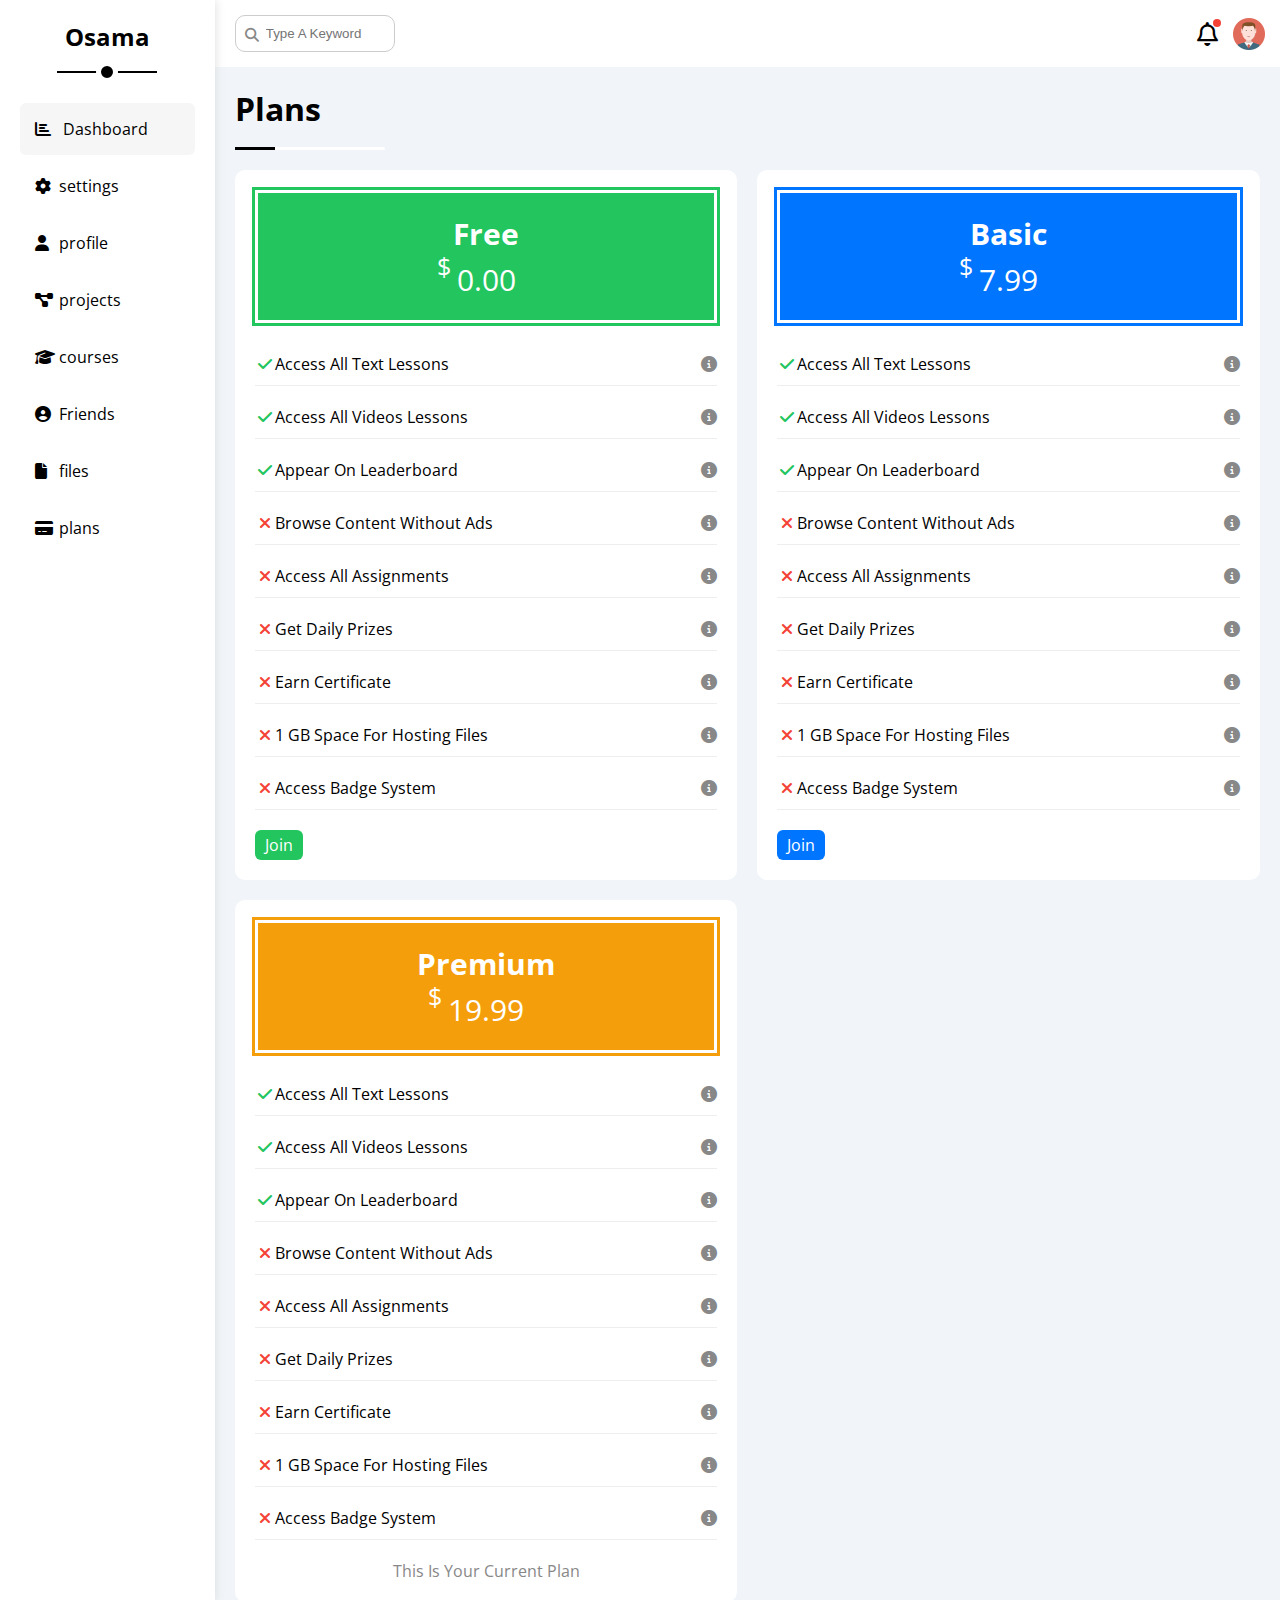
<file: plans.html>
<!DOCTYPE html>
<html lang="en">
<head>
    <meta charset="UTF-8">
    <meta http-equiv="X-UA-Compatible" content="IE=edge">
    <meta name="viewport" content="width=device-width, initial-scale=1.0">
    <link rel="stylesheet" href="https://cdnjs.cloudflare.com/ajax/libs/font-awesome/6.5.1/css/all.min.css">
    <link rel="stylesheet" href="style.css">
    <title>Plans</title>
</head>
<body>
    <!-- START SIDEBAR -->
    <div class="page">
<div class="sidebar">
    <h2>Osama</h2>
    <ul>
        <li><i class="fa-regular fa-chart-bar fa-fw"></i> <a href="index.html">Dashboard</a></li>
        <li><i class="fa-solid fa-gear fa-fw"></i><a href="settings.html">settings</a></li>
        <li><i class="fa-regular fa-user fa-fw"></i><a href="profile.html">profile</a></li>
        <li><i class="fa-solid fa-diagram-project fa-fw"></i><a href="projects.html">projects</a></li>
        <li><i class="fa-solid fa-graduation-cap fa-fw"></i><a href="courses.html">courses</a></li>
        <li><i class="fa-regular fa-circle-user fa-fw"></i><a href="friends.html">Friends</a></li>
        <li><i class="fa-regular fa-file fa-fw"></i><a href="files.html">files</a></li>
        <li><i class="fa-regular fa-credit-card fa-fw"></i><a href="plans.html">plans</a></li>
    </ul>
</div>
<!-- END SIDEBAR -->
<div class="content">

<div class="head">
<div class="search">
    <input type="search"  placeholder="Type A Keyword">
</div>
<div class="icon">
    <i class="fa-regular fa-bell"></i>
    <img src="img/avatar.png" alt="">
</div>
</div>
<h1 class="title">Plans</h1>
<!--START SETTINGS-->
<div class="Plans-page">
 <div class="plans">
    <div class="main-plans green">
        <h6>Free</h6>
        <span>0.00</span>
    </div>
    <ul>
        <li><i class="fa-solid fa-check fa-fw yes"></i>Access All Text Lessons<i class="fa-solid fa-circle-info help"></i></li>
        <li><i class="fa-solid fa-check fa-fw yes"></i>Access All Videos Lessons<i class="fa-solid fa-circle-info help"></i></li>
        <li><i class="fa-solid fa-check fa-fw yes"></i>Appear On Leaderboard<i class="fa-solid fa-circle-info help"></i></li>
        <li><i class="fa-solid fa-xmark fa-fw no"></i>Browse Content Without Ads<i class="fa-solid fa-circle-info help"></i></li>
        <li><i class="fa-solid fa-xmark fa-fw no"></i>Access All Assignments<i class="fa-solid fa-circle-info help"></i></li>
        <li><i class="fa-solid fa-xmark fa-fw no"></i>Get Daily Prizes<i class="fa-solid fa-circle-info help"></i></li>
        <li><i class="fa-solid fa-xmark fa-fw no"></i>Earn Certificate<i class="fa-solid fa-circle-info help"></i></li>
        <li><i class="fa-solid fa-xmark fa-fw no"></i>1 GB Space For Hosting Files<i class="fa-solid fa-circle-info help"></i></li>
        <li><i class="fa-solid fa-xmark fa-fw no"></i>Access Badge System<i class="fa-solid fa-circle-info help"></i></li>
    </ul>
    <a href="" class="Join">Join</a>
 </div>
 <div class="plans">
    <div class="main-plans blue">
        <h6>Basic</h6>
        <span>7.99</span>
    </div>
    <ul>
        <li><i class="fa-solid fa-check fa-fw yes"></i>Access All Text Lessons<i class="fa-solid fa-circle-info help"></i></li>
        <li><i class="fa-solid fa-check fa-fw yes"></i>Access All Videos Lessons<i class="fa-solid fa-circle-info help"></i></li>
        <li><i class="fa-solid fa-check fa-fw yes"></i>Appear On Leaderboard<i class="fa-solid fa-circle-info help"></i></li>
        <li><i class="fa-solid fa-xmark fa-fw no"></i>Browse Content Without Ads<i class="fa-solid fa-circle-info help"></i></li>
        <li><i class="fa-solid fa-xmark fa-fw no"></i>Access All Assignments<i class="fa-solid fa-circle-info help"></i></li>
        <li><i class="fa-solid fa-xmark fa-fw no"></i>Get Daily Prizes<i class="fa-solid fa-circle-info help"></i></li>
        <li><i class="fa-solid fa-xmark fa-fw no"></i>Earn Certificate<i class="fa-solid fa-circle-info help"></i></li>
        <li><i class="fa-solid fa-xmark fa-fw no"></i>1 GB Space For Hosting Files<i class="fa-solid fa-circle-info help"></i></li>
        <li><i class="fa-solid fa-xmark fa-fw no"></i>Access Badge System<i class="fa-solid fa-circle-info help"></i></li>
    </ul>
    <a href="" class="join">Join</a>
 </div>
 <div class="plans">
    <div class="main-plans orange">
        <h6>Premium</h6>
        <span>19.99</span>
    </div>
    <ul>
        <li><i class="fa-solid fa-check fa-fw yes"></i>Access All Text Lessons<i class="fa-solid fa-circle-info help"></i></li>
        <li><i class="fa-solid fa-check fa-fw yes"></i>Access All Videos Lessons<i class="fa-solid fa-circle-info help"></i></li>
        <li><i class="fa-solid fa-check fa-fw yes"></i>Appear On Leaderboard<i class="fa-solid fa-circle-info help"></i></li>
        <li><i class="fa-solid fa-xmark fa-fw no"></i>Browse Content Without Ads<i class="fa-solid fa-circle-info help"></i></li>
        <li><i class="fa-solid fa-xmark fa-fw no"></i>Access All Assignments<i class="fa-solid fa-circle-info help"></i></li>
        <li><i class="fa-solid fa-xmark fa-fw no"></i>Get Daily Prizes<i class="fa-solid fa-circle-info help"></i></li>
        <li><i class="fa-solid fa-xmark fa-fw no"></i>Earn Certificate<i class="fa-solid fa-circle-info help"></i></li>
        <li><i class="fa-solid fa-xmark fa-fw no"></i>1 GB Space For Hosting Files<i class="fa-solid fa-circle-info help"></i></li>
        <li><i class="fa-solid fa-xmark fa-fw no"></i>Access Badge System<i class="fa-solid fa-circle-info help"></i></li>
    </ul>
    <p>This Is Your Current Plan</p>
 </div>

</div>
</body>
</html>
</file>
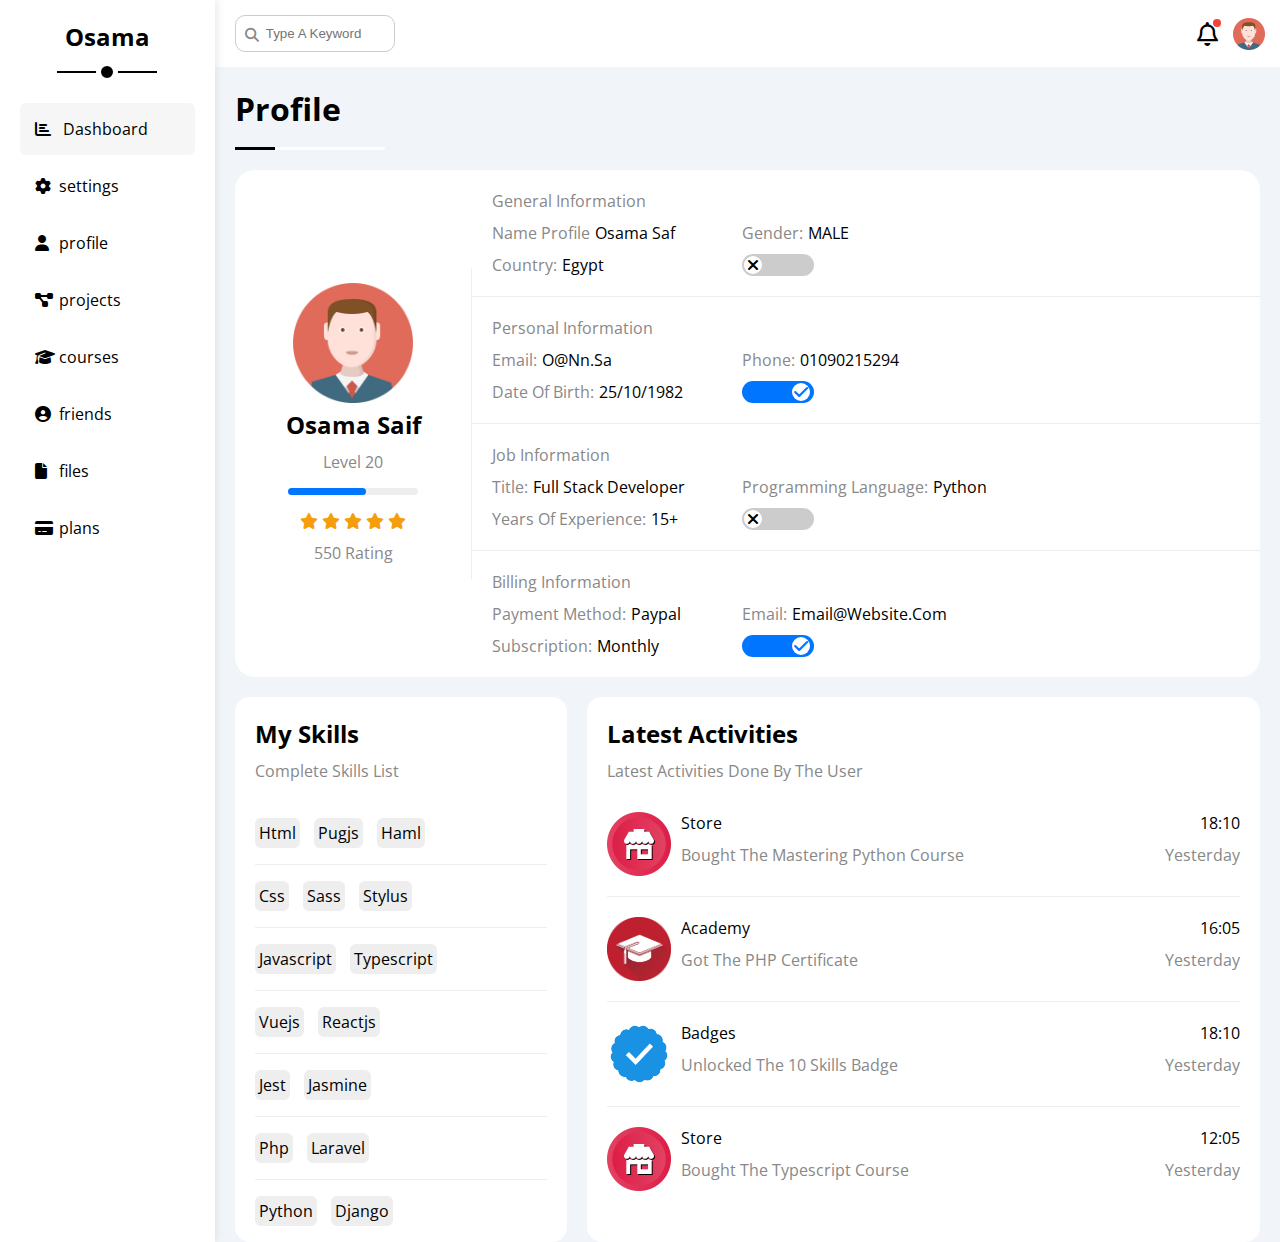
<file: profile.html>
<!DOCTYPE html>
<html lang="en">
<head>
    <meta charset="UTF-8">
    <meta http-equiv="X-UA-Compatible" content="IE=edge">
    <meta name="viewport" content="width=device-width, initial-scale=1.0">
    <link rel="stylesheet" href="https://cdnjs.cloudflare.com/ajax/libs/font-awesome/6.5.1/css/all.min.css">
    <link rel="stylesheet" href="style.css">
    <title>Profile</title>
</head>
<body>
    <!-- START SIDEBAR -->
    <div class="page">
<div class="sidebar">
    <h2>Osama</h2>
    <ul>
        <li><i class="fa-regular fa-chart-bar fa-fw"></i> <a href="index.html">Dashboard</a></li>
        <li><i class="fa-solid fa-gear fa-fw"></i><a href="settings.html">settings</a></li>
        <li><i class="fa-regular fa-user fa-fw"></i><a href="profile.html">profile</a></li>
        <li><i class="fa-solid fa-diagram-project fa-fw"></i><a href="projects.html">projects</a></li>
        <li><i class="fa-solid fa-graduation-cap fa-fw"></i><a href="courses.html">courses</a></li>
        <li><i class="fa-regular fa-circle-user fa-fw"></i><a href="friends.html">friends</a></li>
        <li><i class="fa-regular fa-file fa-fw"></i><a href="files.html">files</a></li>
        <li><i class="fa-regular fa-credit-card fa-fw"></i><a href="plans.html">plans</a></li>
    </ul>
</div>
<!-- END SIDEBAR -->
<div class="content">

<div class="head">
<div class="search">
    <input type="search"  placeholder="Type A Keyword">
</div>
<div class="icon">
    <i class="fa-regular fa-bell"></i>
    <img src="img/avatar.png" alt="">
</div>
</div>
<h1 class="title">Profile</h1>
<!--START SETTINGS-->
<div class="Profile-page">
    <div class="profile">
<div class="info-profile">
    <img src="img/avatar.png" alt="">
    <h2>Osama Saif</h2>
    <p>Level 20</p>
    <div class="rating">
        <span style="width: 60%;"></span>
    </div>
    <div class="star">
        <i class="fa-solid fa-star"></i>
        <i class="fa-solid fa-star"></i>
        <i class="fa-solid fa-star"></i>
        <i class="fa-solid fa-star"></i>
        <i class="fa-solid fa-star"></i>
    </div>
    <p>550 Rating</p>
</div>
<div class="container-profile">

<div class="content-profile">
    <h4>General Information</h4>
<div class="text-profile">
    <span>name Profile</span>
    <p>osama saf</p>
</div>

 <div class="text-profile">
    <span>gender:</span>
    <p>MALE</p>
</div>
 <div class="text-profile">
    <span>country:</span>
    <p>egypt</p>
</div>
 <div class="text-profile">
   <label for="input">
    <input class="check" type="checkbox" id="input" >
    <div class="switch"></div>
   </label>
</div>

</div>
<div class="content-profile">
    <h4>Personal Information</h4>
<div class="text-profile">
    <span>Email:</span>
    <p> o@nn.sa</p>
</div>

 <div class="text-profile">
    <span>Phone:</span>
    <p>01090215294</p>
</div>
 <div class="text-profile">
    <span>
        Date Of Birth:</span>
    <p>25/10/1982</p>
</div>
 <div class="text-profile">
   <label for="input-2">
    <input class="check" type="checkbox" id="input-2" checked>
    <div class="switch"></div>
   </label>
</div>

</div>
<div class="content-profile">
    <h4>Job Information</h4>
<div class="text-profile">
    <span>Title: </span>
    <p> Full Stack Developer</p>
</div>

 <div class="text-profile">
    <span>Programming Language:</span>
    <p> Python</p>
</div>
 <div class="text-profile">
    <span>Years Of Experience:</span>
    <p>15+</p>
</div>
 <div class="text-profile">
   <label for="input-3">
    <input class="check" type="checkbox" id="input-3" >
    <div class="switch"></div>
   </label>
</div>

</div>
<div class="content-profile">
    <h4>Billing Information</h4>
<div class="text-profile">
    <span>Payment Method:</span>
    <p> Paypal</p>
</div>

 <div class="text-profile">
    <span>
        Email:</span>
    <p>  email@website.com</p>
</div>
 <div class="text-profile">
    <span>
        Subscription: </span>
    <p>Monthly</p>
</div>
 <div class="text-profile">
   <label for="input-4">
    <input class="check" type="checkbox" id="input-4" checked>
    <div class="switch"></div>
   </label>
</div>

</div>
</div>
</div>
<div class="other-data">
<div class="my-skills">
    <h2>my skills</h2>
    <p>Complete Skills List</p>
    <div>
        <span>Html</span>
        <span>pugjs</span>
        <span>Haml</span>
    </div>
    <div>
        <span>css</span>
        <span>sass</span>
        <span>stylus</span>
    </div>
    <div>
        <span>javascript</span>
        <span>typescript</span>
    </div>
    <div>
        <span>vuejs</span>
        <span>reactjs</span>
    </div>
    <div>
        <span>jest</span>
        <span>jasmine</span>
    </div>
    <div>
        <span>php</span>
        <span>laravel</span>
    </div>
    <div>
        <span>python</span>
        <span>django</span>
    </div>
</div>
<div class="Latest-Activities">
    <h2>Latest Activities</h2>
    <p>Latest Activities Done By The User</p>
    <div class="store">
        <img src="img/activity-01 (1).png" alt="">
        <div class="text-store">
            <span>store</span>
            <p>Bought The Mastering Python Course</p>
        </div>
        <div class="info-store">
            <span>18:10</span>
            <p>Yesterday</p>
        </div>
    </div>
    <div class="store">
        <img src="img/activity-02.png" alt="">
        <div class="text-store">
            <span>Academy</span>
            <p>Got The PHP Certificate</p>
        </div>
        <div class="info-store">
            <span>16:05</span>
            <p>Yesterday</p>
        </div>
    </div>
    <div class="store">
        <img src="img/activity-03.png" alt="">
        <div class="text-store">
            <span>Badges</span>
            <p>Unlocked The 10 Skills Badge</p>
        </div>
        <div class="info-store">
            <span>18:10</span>
            <p>Yesterday</p>
        </div>
    </div>
    <div class="store">
        <img src="img/activity-01 (1).png" alt="">
        <div class="text-store">
            <span>store</span>
            <p>Bought The Typescript Course</p>
        </div>
        <div class="info-store">
            <span>12:05</span>
            <p>Yesterday</p>
        </div>
    </div>

</div>
</div>
</div>
</body>
</html>
</file>
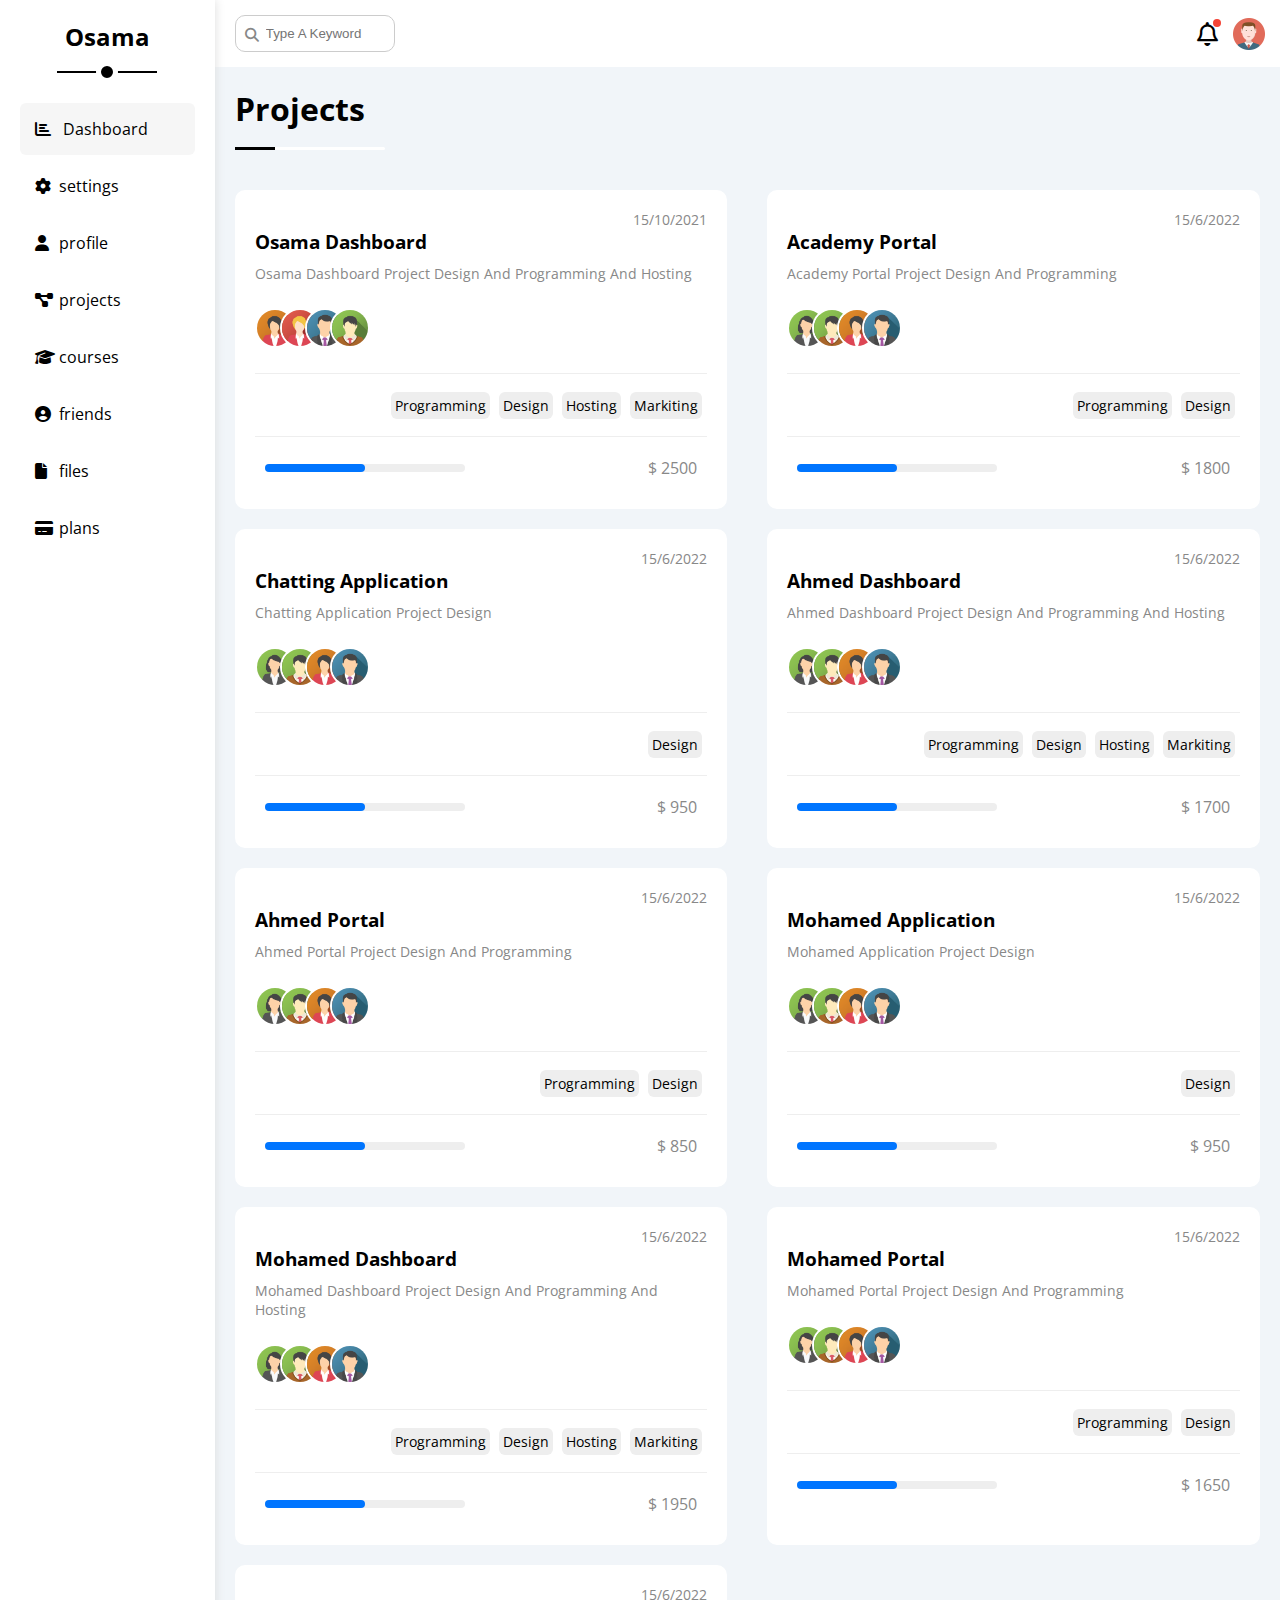
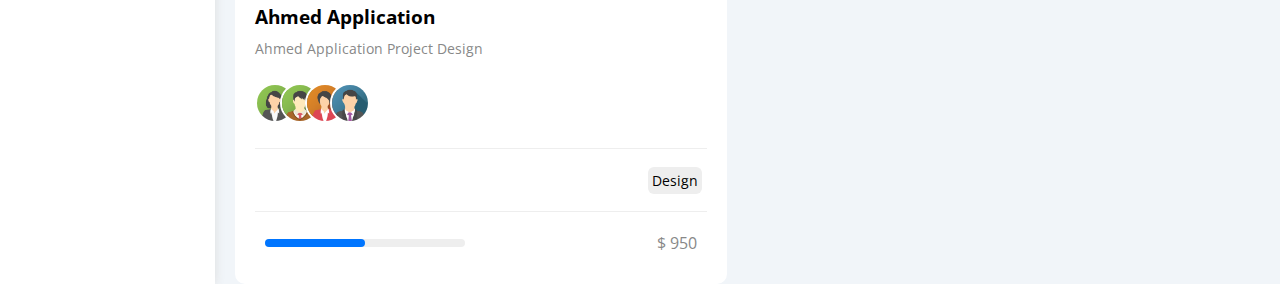
<file: projects.html>
<!DOCTYPE html>
<html lang="en">
<head>
    <meta charset="UTF-8">
    <meta http-equiv="X-UA-Compatible" content="IE=edge">
    <meta name="viewport" content="width=device-width, initial-scale=1.0">
    <link rel="stylesheet" href="https://cdnjs.cloudflare.com/ajax/libs/font-awesome/6.5.1/css/all.min.css">
    <link rel="stylesheet" href="style.css">
    <title>Projects</title>
</head>
<body>
    <!-- START SIDEBAR -->
    <div class="page">
<div class="sidebar">
    <h2>Osama</h2>
    <ul>
        <li><i class="fa-regular fa-chart-bar fa-fw"></i> <a href="index.html">Dashboard</a></li>
        <li><i class="fa-solid fa-gear fa-fw"></i><a href="settings.html">settings</a></li>
        <li><i class="fa-regular fa-user fa-fw"></i><a href="profile.html">profile</a></li>
        <li><i class="fa-solid fa-diagram-project fa-fw"></i><a href="projects.html">projects</a></li>
        <li><i class="fa-solid fa-graduation-cap fa-fw"></i><a href="courses.html">courses</a></li>
        <li><i class="fa-regular fa-circle-user fa-fw"></i><a href="friends.html">friends</a></li>
        <li><i class="fa-regular fa-file fa-fw"></i><a href="files.html">files</a></li>
        <li><i class="fa-regular fa-credit-card fa-fw"></i><a href="plans.html">plans</a></li>
    </ul>
</div>
<!-- END SIDEBAR -->
<div class="content">

<div class="head">
<div class="search">
    <input type="search"  placeholder="Type A Keyword">
</div>
<div class="icon">
    <i class="fa-regular fa-bell"></i>
    <img src="img/avatar.png" alt="">
</div>
</div>
<h1 class="title">Projects</h1>
<!--START SETTINGS-->
<div class="Projects-page">
<div class="projects">
<p>15/10/2021</p>
<div class="text-dashboard">
    <h3>Osama Dashboard</h3>
    <p>Osama Dashboard Project Design And Programming And Hosting</p>
</div>
<div class="image">
   <a href=""><img src="img/team-04.png" alt=""></a>
    <a href=""><img src="img/team-05.png" alt=""></a>
   <a href=""><img src="img/team-01.png" alt=""></a>
   <a href=""><img src="img/team-03.png" alt=""></a>
</div>
<div class="info-dashboard">
    <span>Programming</span>
    <span>Design</span>
    <span>Hosting</span>
    <span>Markiting</span>
</div>
<div class="content-price">
    <div class="range">
        <span style="width: 50%;"></span>
    </div>
    <div class="price">
        <p>$ 2500</p>
    </div>
</div>
</div>
<div class="projects">
<p>15/6/2022</p>
<div class="text-dashboard">
    <h3>Academy Portal</h3>
    <p>Academy Portal Project Design And Programming</p>
</div>
<div class="image">
   <a href=""><img src="img/team-02.png" alt=""></a>
    <a href=""><img src="img/team-03.png" alt=""></a>
   <a href=""><img src="img/team-04.png" alt=""></a>
   <a href=""><img src="img/team-01.png" alt=""></a>
</div>
<div class="info-dashboard">
    <span>Programming</span>
    <span>Design</span>
</div>
<div class="content-price">
    <div class="range">
        <span style="width: 50%;"></span>
    </div>
    <div class="price">
        <p>$ 1800</p>
    </div>
</div>
</div>
<div class="projects">
<p>15/6/2022
</p>
<div class="text-dashboard">
    <h3>Chatting Application</h3>
    <p>Chatting Application Project Design</p>
</div>
<div class="image">
   <a href=""><img src="img/team-02.png" alt=""></a>
    <a href=""><img src="img/team-03.png" alt=""></a>
   <a href=""><img src="img/team-04.png" alt=""></a>
   <a href=""><img src="img/team-01.png" alt=""></a>
</div>
<div class="info-dashboard">
    <span>Design</span>
</div>
<div class="content-price">
    <div class="range">
        <span style="width: 50%;"></span>
    </div>
    <div class="price">
        <p>$ 950</p>
    </div>
</div>
</div>
<div class="projects">
<p>15/6/2022</p>
<div class="text-dashboard">
    <h3>Ahmed Dashboard</h3>
    <p>Ahmed Dashboard Project Design And Programming And Hosting</p>
</div>
<div class="image">
   <a href=""><img src="img/team-02.png" alt=""></a>
    <a href=""><img src="img/team-03.png" alt=""></a>
   <a href=""><img src="img/team-04.png" alt=""></a>
   <a href=""><img src="img/team-01.png" alt=""></a>
</div>
<div class="info-dashboard">
    <span>Programming</span>
    <span>Design</span>
    <span>Hosting</span>
    <span>Markiting</span>
</div>
<div class="content-price">
    <div class="range">
        <span style="width: 50%;"></span>
    </div>
    <div class="price">
        <p>$ 1700</p>
    </div>
</div>
</div>

<div class="projects">
<p>15/6/2022</p>
<div class="text-dashboard">
    <h3>Ahmed Portal</h3>
    <p>Ahmed Portal Project Design And Programming</p>
</div>
<div class="image">
   <a href=""><img src="img/team-02.png" alt=""></a>
    <a href=""><img src="img/team-03.png" alt=""></a>
   <a href=""><img src="img/team-04.png" alt=""></a>
   <a href=""><img src="img/team-01.png" alt=""></a>
</div>
<div class="info-dashboard">
    <span>Programming</span>
    <span>Design</span>

</div>
<div class="content-price">
    <div class="range">
        <span style="width: 50%;"></span>
    </div>
    <div class="price">
        <p>$ 850</p>
    </div>
</div>
</div>
<div class="projects">
<p>15/6/2022</p>
<div class="text-dashboard">
    <h3>Mohamed Application</h3>
    <p>Mohamed Application Project Design</p>
</div>
<div class="image">
   <a href=""><img src="img/team-02.png" alt=""></a>
    <a href=""><img src="img/team-03.png" alt=""></a>
   <a href=""><img src="img/team-04.png" alt=""></a>
   <a href=""><img src="img/team-01.png" alt=""></a>
</div>
<div class="info-dashboard">
    <span>Design</span>

</div>
<div class="content-price">
    <div class="range">
        <span style="width: 50%;"></span>
    </div>
    <div class="price">
        <p>$ 950</p>
    </div>
</div>
</div>
<div class="projects">
<p>15/6/2022</p>
<div class="text-dashboard">
    <h3>Mohamed Dashboard</h3>
    <p>Mohamed Dashboard Project Design And Programming And Hosting</p>
</div>
<div class="image">
   <a href=""><img src="img/team-02.png" alt=""></a>
    <a href=""><img src="img/team-03.png" alt=""></a>
   <a href=""><img src="img/team-04.png" alt=""></a>
   <a href=""><img src="img/team-01.png" alt=""></a>
</div>
<div class="info-dashboard">
    <span>Programming</span>
    <span>Design</span>
    <span>Hosting</span>
    <span>Markiting</span>

</div>
<div class="content-price">
    <div class="range">
        <span style="width: 50%;"></span>
    </div>
    <div class="price">
        <p>$ 1950</p>
    </div>
</div>
</div>
<div class="projects">
<p>15/6/2022</p>
<div class="text-dashboard">
    <h3>Mohamed Portal</h3>
    <p>Mohamed Portal Project Design And Programming</p>
</div>
<div class="image">
   <a href=""><img src="img/team-02.png" alt=""></a>
    <a href=""><img src="img/team-03.png" alt=""></a>
   <a href=""><img src="img/team-04.png" alt=""></a>
   <a href=""><img src="img/team-01.png" alt=""></a>
</div>
<div class="info-dashboard">
    <span>Programming</span>
    <span>Design</span>
    

</div>
<div class="content-price">
    <div class="range">
        <span style="width: 50%;"></span>
    </div>
    <div class="price">
        <p>$ 1650</p>
    </div>
</div>
</div>
<div class="projects">
<p>15/6/2022</p>
<div class="text-dashboard">
    <h3>Ahmed Application</h3>
    <p>Ahmed Application Project Design</p>
</div>
<div class="image">
   <a href=""><img src="img/team-02.png" alt=""></a>
    <a href=""><img src="img/team-03.png" alt=""></a>
   <a href=""><img src="img/team-04.png" alt=""></a>
   <a href=""><img src="img/team-01.png" alt=""></a>
</div>
<div class="info-dashboard">
    <span>Design</span>
    

</div>
<div class="content-price">
    <div class="range">
        <span style="width: 50%;"></span>
    </div>
    <div class="price">
        <p>$ 950</p>
    </div>
</div>
</div>

</div>
</body>
</html>
</file>
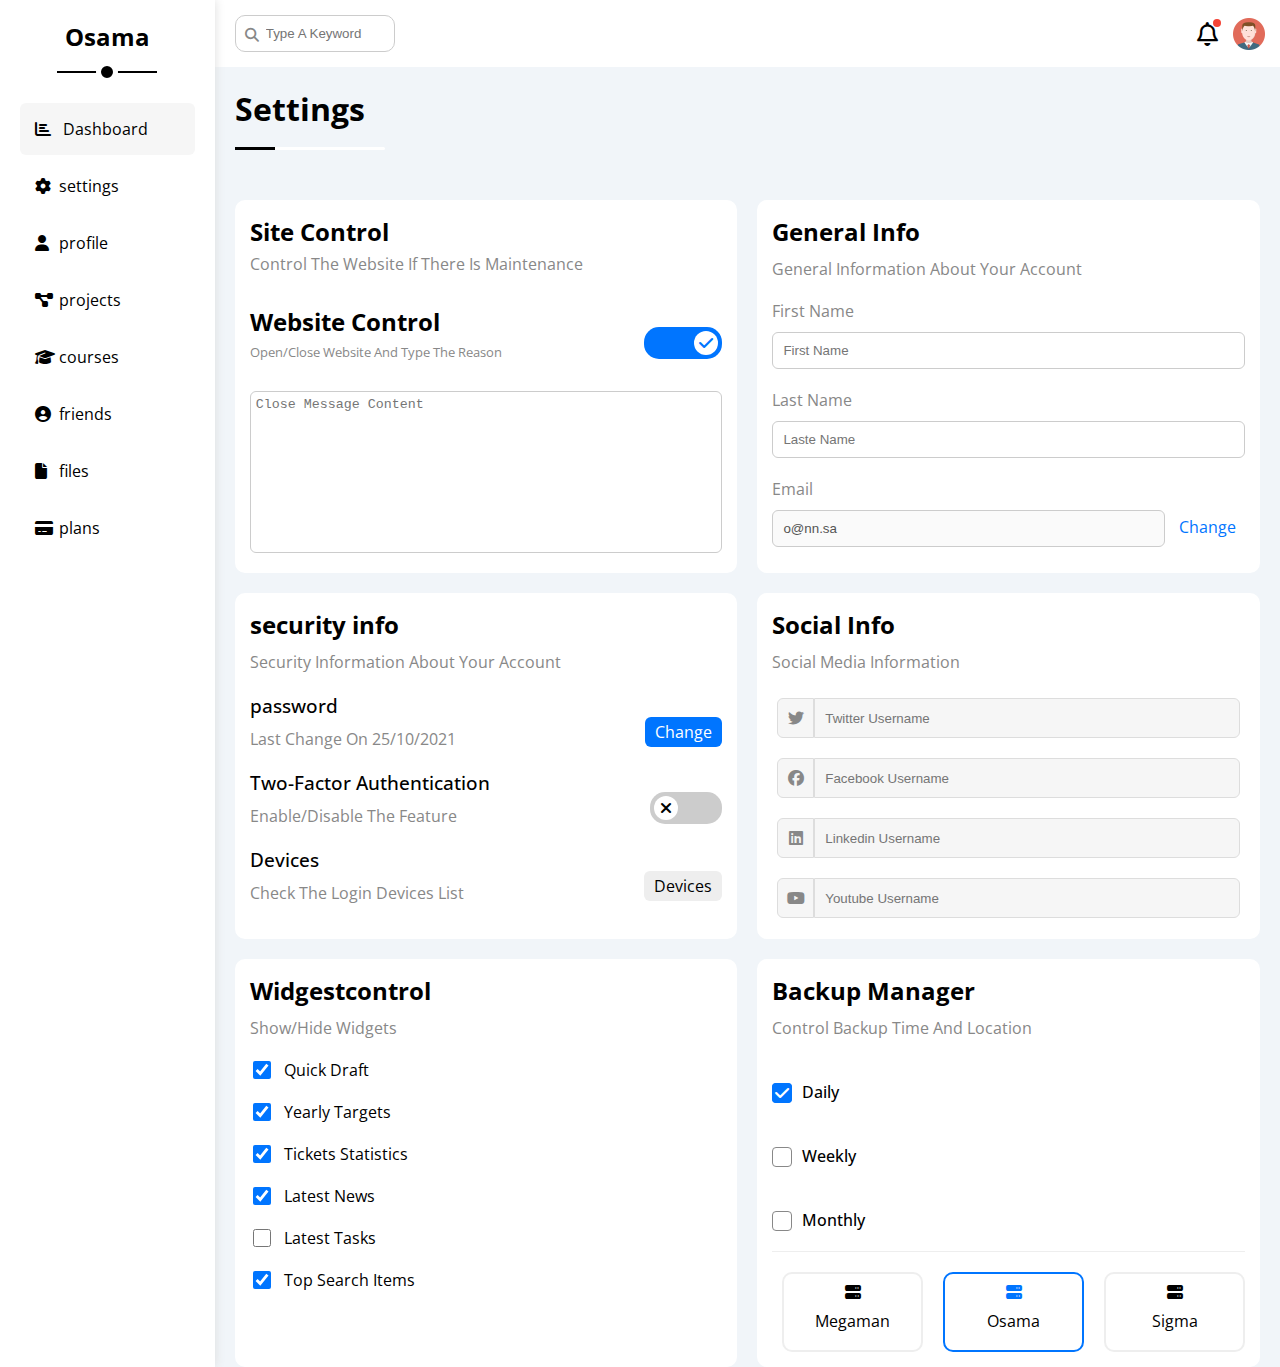
<file: settings.html>
<!DOCTYPE html>
<html lang="en">
<head>
    <meta charset="UTF-8">
    <meta http-equiv="X-UA-Compatible" content="IE=edge">
    <meta name="viewport" content="width=device-width, initial-scale=1.0">
    <link rel="stylesheet" href="https://cdnjs.cloudflare.com/ajax/libs/font-awesome/6.5.1/css/all.min.css">
    <link rel="stylesheet" href="style.css">
    <title>Settings</title>
</head>
<body>
    <!-- START SIDEBAR -->
    <div class="page">
<div class="sidebar">
    <h2>Osama</h2>
    <ul>
        <li><i class="fa-regular fa-chart-bar fa-fw"></i> <a href="index.html">Dashboard</a></li>
        <li><i class="fa-solid fa-gear fa-fw"></i><a href="settings.html">settings</a></li>
        <li><i class="fa-regular fa-user fa-fw"></i><a href="profile.html">profile</a></li>
        <li><i class="fa-solid fa-diagram-project fa-fw"></i><a href="projects.html">projects</a></li>
        <li><i class="fa-solid fa-graduation-cap fa-fw"></i><a href="courses.html">courses</a></li>
        <li><i class="fa-regular fa-circle-user fa-fw"></i><a href="friends.html">friends</a></li>
        <li><i class="fa-regular fa-file fa-fw"></i><a href="files.html">files</a></li>
        <li><i class="fa-regular fa-credit-card fa-fw"></i><a href="plans.html">plans</a></li>
    </ul>
</div>
<!-- END SIDEBAR -->
<div class="content">

<div class="head">
<div class="search">
    <input type="search"  placeholder="Type A Keyword">
</div>
<div class="icon">
    <i class="fa-regular fa-bell"></i>
    <img src="img/avatar.png" alt="">
</div>
</div>
<h1 class="title">Settings</h1>
<!--START SETTINGS-->
<div class="settings-page">
    <div class="container">
        <div class="site">
            <h2>Site control</h2>
            <p>Control The Website If There Is Maintenance</p>
            
        </div>
    <div class="website">
        <div class="info">
        <h2>Website Control</h2>
        <p>Open/Close Website And Type The Reason</p>
       </div>
       <label for="name">
           <input type="checkbox" class="toggle-checkbox" id="name" checked>
           <div class="toggle-switch"></div>
        </label>
    </div>
    <textarea name="message" id="" cols="30" rows="10" placeholder="Close Message Content"></textarea>
</div>
<div class="container">
    <div class="general-info">
        <h2>general info</h2>
        <p>General Information About Your Account</p>
    </div>
<div class="first-name">

        <label for="first">First Name</label>
        <input class="first" type="text" placeholder="First Name" id="first">
    </div>
    <div class="last-name">
        <label  for="last">Last Name</label>
        <input class="last" type="text" placeholder="Laste Name" id="last">
    </div>
    <div class="email">
        <label for="email">Email</label>
        <input class="Email" type="email" value="o@nn.sa" disabled id="email">
        <a href="">Change</a>
    </div>
</div>
<div class="container">
    <div class="security-info">
        <h2>security info</h2>
        <p>Security Information About Your Account</p>
    </div>
    <div class="password">
        <div class="text-password">
            <h3>password</h3>
            <p>Last Change On 25/10/2021</p>
        </div>
<a href="">Change</a>
</div>
<div class="factor">
    <div class="text-factor">
        <h3>Two-Factor Authentication</h3>
        <p>Enable/Disable The Feature</p>
    </div>
    <label for="text">
        <input type="checkbox" class="checkbox" id="text">
        <div class="switch-box"></div>

    </label>
</div>
<div class="devices">
<div class="text-devices">
    <h3>devices</h3>
    <p>Check The Login Devices List</p>
</div>
<a href="">devices</a>
</div>
</div>
<div class="container">
    <div class="social-info">
        <h2>social info</h2>
         <p>Social Media Information</p>
    </div>
    <div class="content">
        <i class="fa-brands fa-twitter"></i>
        <input type="text" placeholder="Twitter Username">
    </div>
    <div class="content">
        <i class="fa-brands fa-facebook"></i>
        <input type="text" placeholder="Facebook Username">
    </div>
    <div class="content">
        <i class="fa-brands fa-linkedin"></i>
        <input type="text" placeholder="Linkedin Username">
    </div>
    <div class="content">
        <i class="fa-brands fa-youtube"></i>
        <input type="text" placeholder="Youtube Username">
    </div>
</div>
<div class="container">
   <div class="widgest-control">
    <h2>widgestcontrol</h2>
    <p>Show/Hide Widgets</p>
   </div>
<div class="content-widgest">
    <input class="do" type="checkbox" id="done" checked>
    <label for="done">Quick Draft</label>
</div>
<div class="content-widgest">
    <input class="do" type="checkbox" id="Targets" checked>
    <label for="Targets">Yearly Targets</label>
</div>
<div class="content-widgest">
    <input class="do" type="checkbox" id="Tickets" checked>
    <label for="Tickets">Tickets Statistics</label>
</div>
<div class="content-widgest">
    <input class="do" type="checkbox" id="news" checked>
    <label for="news">Latest News</label>
</div>
<div class="content-widgest">
    <input class="do" type="checkbox" id="latest" >
    <label for="latest">Latest Tasks</label>
</div>
<div class="content-widgest">
    <input class="do" type="checkbox" id="top" checked>
    <label for="top">Top Search Items</label>
</div>

</div>
<div class="container">
    <div class="backup-manager">
        <h2>backup manager</h2>
        <p>Control Backup Time And Location</p>
    </div>
    <div class="content-backup">
        <input type="checkbox" id="daily" checked>
        <label for="daily">Daily</label>
    </div>
    <div class="content-backup">
        <input type="checkbox" id="weekly">
        <label for="weekly">Weekly</label>
    </div>
    <div class="content-backup">
        <input type="checkbox" id="monthly">
        <label for="monthly">Monthly</label>
    </div>
    <div class="servers">
        <input type="radio" id="radio-one" class="radio" name="servers" >
        <div class="server">
            <label for="radio-one">
                <i class="fa-solid fa-server"></i>
               <p>Megaman</p>
            </label>
        </div>
        <input type="radio" id="radio-two" class="radio" name="servers" checked>
        <div class="server">
            <label for="radio-two">
                <i class="fa-solid fa-server"></i>
               <p>Osama</p>
            </label>
        </div>
        <input type="radio" id="radio-three" class="radio" name="servers" >
        <div class="server">
            <label for="radio-three">
                <i class="fa-solid fa-server"></i>
               <p>Sigma</p>
            </label>
        </div>
    
    </div>
    
    
 


</div>
</div>
<!--END SETTINGS-->

</body>
</html>
</file>
<file: style.css>
/* START GLOBAL RULES */
@import url('https://fonts.googleapis.com/css2?family=Open+Sans:wght@300;400;500;600;700;800&display=swap');
body{
    font-family: 'Open Sans', sans-serif;
}
html{
    scroll-behavior: smooth;
}
ul{
    list-style: none;
}
::-webkit-scrollbar{
    width: 15px;
}
::-webkit-scrollbar-track{
    background-color:white;
}
::-webkit-scrollbar-thumb{
    background-color: var(--blue-color);
}
::-webkit-scrollbar-thumb:hover{
    background-color: var(--blue-alt-color);
}
a{
    text-decoration: none;
}
*{
    padding: 0;
    margin: 0;
    box-sizing: border-box;
}
textarea{
    resize: none;
    outline: none;
}
:root{
    --blue-color:#0075ff;
    --blue-alt-color:#0d69d5;
    --orange-color:#f59e0b;
    --green-color:#22c55e;
    --red-color:#f44336;
    --gray-color:#888;
}
/* END GLOBAL RULES */

/* START SIDEBAR */
.page{
    display: flex;
    background-color: #f1f5f9;
min-height: 100vh;

}
.sidebar{
width: 250px;
background-color: white;
position: relative;
padding: 20px;
box-shadow: 0 0 10px #ddd;
}
.sidebar h2{
padding-bottom: 50px;
position: relative;
text-align: center;
}
.sidebar h2::before{
    position: absolute;
    content: "";
    width: 100px;
    height: 2px;
    background-color: black;
    bottom: 30px;
left: 50%;
transform: translateX(-50%);
}
.sidebar h2::after{
position: absolute;
content: "";
bottom: 20px;
width: 12px;
height: 12px;
background-color: black;
border-radius: 50%;
left: 50%;
transform: translateX(-50%);
border: 5px solid white;
}
.sidebar li{
padding: 15px;
margin-bottom: 5px;
transition: all 0.3s;
}
.sidebar li i{
    padding-right: 20px;
    width: 1.5rem;
    font-weight: 900;
    text-align: center;
}
.sidebar li a{
    color: black;
}
.sidebar li:hover,
.sidebar li:first-of-type{
    background-color: #f6f6f6;
    border-radius: 6px;
}
@media (max-width:767px){
    .sidebar li a{
        display: none;
    }
   
    .sidebar h2::after,
    .sidebar h2::before{
        display: none;
    }
    .sidebar h2{
        font-size: 10px;
        padding-bottom: 20px;
    }
    .sidebar{
        padding: 10px;
        width: 50px;

    }
    .sidebar li{
        padding: 10px;
    }
}
/* END SIDEBAR */

/* START content */
.content{
    width: 100%;
    overflow: hidden;

}

.head{
    display: flex;
    align-items: center;
    justify-content: space-between;
padding: 15px;
background-color: white;
}
.head .search{
    position: relative;
}

.head .search::before{
font-family: var(--fa-style-family-classic);   
position: absolute;
content:"\f002" ;
top: 50%;
transform: translatey(-50%);
left:15px;
font-weight: 900;
color: var(--gray-color);
font-size: 14px;
}
.head .search input{
border: none;
padding: 10px;
border: 1px solid #ccc;
border-radius: 10px;
margin-left: 5px;
padding-left: 30px;
width: 160px;
transition:all 0.3s;
}
.head .search input:focus{
    outline: none;
    width: 200px;
}
.head .search input:focus::placeholder{
color: transparent;
}
.head .icon{
    display: flex;
    align-items: center;
}
.head .icon i{
font-size:x-large;

position: relative;
}
.head .icon i::after{
    position: absolute;
    content: "";
   background-color:var(--red-color);
    top: -3px;
    right: -3px;
    width: 8px;
    height: 8px;
border-radius: 50%;
}
.head .icon img{
    width: 32px;
    height: 32px;
margin-left: 15px;

}

.content .title{
margin: 20px 20px 40px;
position: relative;
}
.content .title::before{
position: absolute;
content: "";
left: 0;
bottom: -20px;
background-color: white;
width: 150px;
height: 3px;
border-radius: 10px;
}
.content .title::after{
    content: "";
    position: absolute;
    left: 0;
    bottom: -20px;
    height: 3px;
    width:40px;
    background-color: black;
}
.text{
    display: grid;
    grid-template-columns: repeat(auto-fill, minmax(450px,1fr));
    margin-left: 20px;
    margin-right: 20px;
    gap: 20px;
}
.welcome{
    overflow: hidden;
    border-radius: 10px;
}
.welcome .cont{
    display: flex;
    justify-content: space-between;
    background-color: #eee;
    padding: 15px;

}
.welcome .cont .text-cont p{
margin-top: 10px;
text-transform: capitalize;
color: var(--gray-color);
}

.welcome .cont .image img{
    width: 200px;
max-width: 100%;

}
.avatar{
    background-color: white;
    position: relative;
    padding: 30px 0;
    border-bottom: 1px solid #eee;

}
.avatar img{
    width: 60px;
    position: absolute;
    left: 15px;
    top: -50%;
    border: 3px solid white;
    border-radius: 50%;
}
.welcome .main{
    display: flex;
    justify-content: space-around;
    padding: 20px 0;
    border-bottom: 1px solid #eee;
    background-color: white;
}
.main .text-main span{
text-transform: capitalize;
display: block;
text-align: center;
font-size: 20px;
}
.main .text-main p{
    color: var(--gray-color);
    margin-top: 5px;
    text-align: center;
    text-transform: capitalize;
}
.welcome .btn{
    padding: 50px 0;
    background-color: white;

}
.welcome .btn a{
    background-color: var(--blue-color);
    display: block;
 margin-right:20px ;
  margin-left: auto;
  width: fit-content;
  padding:4px 10px;
  color: white;
  border-radius: 6px;
transition: al 0.3s ;
}
.welcome .btn a:hover{
    background-color: var(--blue-alt-color);
}
@media (max-width:767px){
    .text{
        grid-template-columns: minmax(200px, 1fr);
        margin-left: 10px;
        margin-right: 10px;
        gap: 10px;
    }
   
    .welcome .cont .image{
        display: none;
    }
    .welcome .cont .text-cont{
        text-align: center;
        width: 100%;
    }
    .text .welcome .main{
        display: flex;
        flex-direction: column;
        gap: 10px;

    }
}
.text .quick-draft{
    background-color: white;
    padding: 15px;
    overflow: hidden;
    border-radius: 10px;
}
.text .quick-draft p{
    color: var(--gray-color);
    padding-top: 10px;
}
.text .quick-draft input[type="text"],
.text .quick-draft textarea{
    border: none;
display: block;
margin-top: 20px;
background-color: #eee;
width: 100%;
border-radius: 6px;
}
.text .quick-draft input[type="text"]{
    padding: 10px ;
}
.text .quick-draft textarea{
    min-height: 180px;
    padding: 10px;
    resize: none;
}
.text .quick-draft input:focus,
.text .quick-draft textarea:focus{
    outline: none;
}
.text .quick-draft a{
    display: block;
    width: fit-content;
    margin: 20px 0 0 auto;
    background-color: var(--blue-color);
    border-radius: 6px ;
    padding: 4px 10px ;
    color: white;
    transition: all 0.3s;
}
.text .quick-draft a:hover{
    background-color: var(--blue-alt-color);
}
.text .welcome{
    border-radius: 10px;
}
.text .yearly-targets{
    padding: 15px;
    background-color: white;
    border-radius: 10px;
}
.text .yearly-targets h2{
    text-transform: capitalize;
    margin-bottom: 10px;
}
.text .yearly-targets > p{
    color: var(--gray-color);
margin-bottom: 30px;
}
.text .yearly-targets .box{
    display: flex;
}
.text .yearly-targets .box .money{
    background-color: rgb(0 117 255 / 20%);
    width: 80px;
    height: 80px;
    display: flex;
    align-items: center;
    justify-content: center;
    margin-bottom: 20px;
}
.text .yearly-targets .box .projects{
    background-color: rgb(245 158 11 / 20%);
    width: 80px;
    height: 80px;
    display: flex;
    align-items: center;
    justify-content: center;
    margin-bottom: 20px;

}
.text .yearly-targets .box .team{
    background-color: rgb(34 197 94 / 20%);
    width: 80px;
    height: 80px;
    display: flex;
align-items: center;
justify-content: center;
}
.text .yearly-targets .box .detailes{
    margin-left: 20px;
    flex:1 ;
}
.text .yearly-targets .box .detailes p{
    color: var(--gray-color);
    text-transform: capitalize;
}
.text .yearly-targets .box .detailes h3{
    margin-bottom: 20px;
}
.text .yearly-targets .box .detailes .div-money{
    height: 3px;
width: 100%;
background-color: rgb(0 117 255 / 20%);
position: relative;
}
.text .yearly-targets .box .detailes .div-projects{
height: 3px;
width: 100%;
background-color: rgb(245 158 11 / 20%);
position: relative;
}
.text .yearly-targets .box .detailes .div-team{
    height: 3px;
    width: 100%;
    background-color: rgb(34 197 94 / 20%);
position: relative;
}
.text .yearly-targets .box .detailes .div-team span{
    position: absolute;
    background-color: var(--green-color);
    height: 100%;
}
.text .yearly-targets .box .detailes .div-money span{
position: absolute;
background-color: var(--blue-color);
height: 100%;
}
.text .yearly-targets .box .detailes .div-money span::before{
    content: attr(data-progress);
    position: absolute;
    right: -3%;
    top: -40px;
    background-color: var(--blue-color);
    color: white;
    border-radius: 3px;
    width: 30px;
    height: 20px;
    text-align: center;
    font-size: 14px;
}
.text .yearly-targets .box .detailes .div-money span::after{
    content: "";
    position: absolute;
    top: -20px;
    right: 0;
    border-style: solid;
    border-width: 5px;
    border-color: var(--blue-color) transparent transparent transparent;
}
.text .yearly-targets .box .detailes .div-projects span{
    position: absolute;
    background-color: var(--orange-color);
    height: 100%;
}

.text .yearly-targets .box .detailes .div-projects span::before{
    content: attr(data-progress);
    position: absolute;
    right: -3%;
    top: -40px;
    background-color: var(--orange-color);
    color: white;
    border-radius: 3px;
    width: 30px;
    height: 20px;
    text-align: center;
    font-size: 14px;
}
.text .yearly-targets .box .detailes .div-team span::before{
    content: attr(data-progress);
    position: absolute;
    right: -3%;
    top: -40px;
    background-color: var(--green-color);
    color: white;
    border-radius: 3px;
    width: 30px;
    height: 20px;
    text-align: center;
    font-size: 14px;
}
.text .yearly-targets .box .detailes .div-projects span::after{
    content: "";
    position: absolute;
    top: -20px;
    right: 0;
    border-style: solid;
    border-width: 5px;
    border-color: var(--orange-color) transparent transparent transparent;
}
.text .yearly-targets .box .detailes .div-team span::after{
    content: "";
    position: absolute;
    top: -20px;
    right: 0;
    border-style: solid;
    border-width: 5px;
    border-color: var(--green-color) transparent transparent transparent;
}
.text .tickets-statistics{
    background-color: white;
    padding: 15px;
    border-radius: 10px;
}
.text .tickets-statistics h2{
    text-transform: capitalize;
    margin-bottom: 10px;
} 
.text .tickets-statistics > p{
    color: var(--gray-color);
    margin-bottom: 30px;
}
.text .tickets-statistics .container{
    display: flex;
    flex-wrap: wrap;
    gap: 20px;
    text-align: center;

}
.text .tickets-statistics .box{
width: calc(50% - 10px);
border-radius: 10px;
border: 1px solid #ccc;
}
.text .tickets-statistics .box i{
    display: block;
    color: var(--orange-color);
    padding: 10px 0;
    font-weight: 400;
    font-size: 2rem;

}
.text .tickets-statistics .box span{
    font-weight: 700;
    font-size: 30px;
    padding-bottom: 10px;
}
.text .tickets-statistics .box p{
    padding-bottom: 10px;
    color: var(--gray-color);
    text-transform: capitalize;
    font-size: 13px;
}
@media (max-width:767px){
    .text .tickets-statistics .container{
        display: flex;
        flex-direction: column;
        gap: 10px;
        align-items: center;

    }
    .text .tickets-statistics .box{
        border: none;
        border-bottom: 1px solid #f1f5f9;
        width: 100%;
        border-radius: 0;
    }


}
.text .latest-news{
    padding: 15px;
    border-radius: 10px;
    background-color: white;
}
.text .latest-news h2{
    text-transform: capitalize;
    margin-bottom: 20px;
}
.text .latest-news .content{
    display: flex;
    align-items: center;
 
}
.text .latest-news .content:not(:last-of-type){
    margin-bottom: 20px;
    padding-bottom:20px;
    border-bottom: 1px solid #ccc;
}
.text .latest-news .image img{
    width: 100px;
    border-radius: 6px;
    margin-right: 10x;
    padding-right: 10px;
}

.text .latest-news .content .info h3{
    padding-bottom: 10px;
}
.text .latest-news .content .info p{
    color: var(--gray-color);
    font-size: 13px;
}
.text .latest-news .content .days{
    background-color: #eee;
    border-radius: 6px;
margin-left: auto;
font-size: 15px;
text-align: center;
}
.text .latest-news .content .days span{
    text-transform: capitalize;
    padding: 10px;
    
}
@media (max-width:767px){
    .text .latest-news h2{
        text-align: center;
    }
    .text .latest-news .content{
        display: flex;
        flex-direction: column;
        gap: 10px;
        padding: 20px 0;
    }
    .text .latest-news .info{
        width: 100%;
        text-align: center;
    }
    .text .latest-news .content .days{
        margin-left: 0;
        text-align: center;
    }
}
.text .latest-tasks{
    background-color: white;
    padding: 15px;
    border-radius: 10px;
}
.text .latest-tasks h2{
    padding-bottom: 20px;
    text-transform: capitalize;
}
.text .latest-tasks .content{
    display: flex;
    justify-content: space-between;

}
.text .latest-tasks .content:not(:last-of-type){
    margin-bottom: 20px;
}
.text .latest-tasks .content:nth-of-type(4){
    opacity: 0.3;
}
.text .latest-tasks .content:nth-of-type(4) h4{
    text-decoration:line-through;
}
.text .latest-tasks .content:nth-of-type(4) p{
    text-decoration:line-through;
}
.text .latest-tasks .content .info h4{
    padding-bottom: 5px;
}
.text .latest-tasks .content .info p{
    color: var(--gray-color);
    font-size: 13px;
}
.text .latest-tasks .content i{
    transition: all 0.3s;
}
.text .latest-tasks .content i:hover{
    cursor: pointer;
    color: var(--red-color);
}
.text .top-search-items{
    padding: 15px;
    background-color: white;
    border-radius: 10px;
}
.text .top-search-items h2{
    text-transform: capitalize;
    padding-bottom: 20px;
}

.text .top-search-items .content{
    display: flex;
    justify-content: space-between;

}

.text .top-search-items .content:first-of-type{
    color: var(--gray-color);
}
.text .top-search-items .content:not(:last-of-type){
    margin-bottom: 40px;
}
.text .top-search-items .content span{
    background-color: #eee;
    border-radius: 6px;
    padding: 4px 10px;
    font-size: 12px;
}
.text .Latest-Uploads{
    padding: 15px;
    background-color: white;
    border-radius: 10px;
}
.text .Latest-Uploads h2{
    text-transform: capitalize;
    padding-bottom: 40px;
}
.text .Latest-Uploads .content{
    display: flex;
    align-items: center;
}
.text .Latest-Uploads .content:not(:last-of-type){
    padding-bottom: 10px;
    margin-bottom: 20px;
    border-bottom: 1px solid #f1f5f9;
}
.text .Latest-Uploads .content .info h3{
text-transform: capitalize;
padding-bottom: 5px;
}
.text .Latest-Uploads .content .info p{
    text-transform: capitalize;
    color: var(--gray-color);
}
.text .Latest-Uploads .content .days{
    margin-left: auto;
    background-color: #eee;
    border-radius: 6px;
}
.text .Latest-Uploads .content .days span{
padding: 4px 10px;
}
.text .Latest-Uploads img{
    width: 40px;
height: 40px;
}
.text .Last-Project-Progress{
    background-color:white;
    padding: 15px;
    position: relative;
    border-radius: 10px;
}
.text .Last-Project-Progress h2{
    padding-bottom: 20px;
}
.text .Last-Project-Progress ul{
    position: relative;
    
}
.text .Last-Project-Progress ul::before{
    content: "";
    position: absolute;
background-color:var(--blue-color) ;
left: 11px;
top: 0;
width: 3px;
height: 100%;

}
.text .Last-Project-Progress ul li{
    position: relative;
    margin-left: 30px;
    margin-top: 30px;
}
.text .Last-Project-Progress ul li::before{
    content: "";
    position: absolute;
    width: 20px;
    height: 20px;
    background-color: white;
    left: -30px;
    border-radius: 50%;
    border: 2px solid white;
    outline:2px solid var(--blue-alt-color);
    display: block;
}
.text .Last-Project-Progress ul .done::before{
    background-color: var(--blue-alt-color);
}
.text .Last-Project-Progress ul .current::before{
    animation: change-color 0.8s infinite alternate;
}
.text .Last-Project-Progress .lanch img{
position: absolute;
bottom: 0;
right: 0;
width: 160px;
opacity:0.2 ;
}
.Reminders{
    padding: 15px;
    background-color: white;
    border-radius: 10px;
}

.Reminders .content{
    display: flex;
    align-items: center;
}

.Reminders .content .info{
    border-left: 2px solid transparent;
    margin-top: 30px;
    padding-left: 10px;
    margin-left: 30px;

    position: relative;
    width: 100%;
}

.Reminders .content .info h4{
    font-size: 14px;
}
.Reminders .content .info p{
    color: var(--gray-color);
    padding-top: 5px;
}
.Reminders .content .info::before{
content: "";
position: absolute;
width: 15px;
height: 15px;
border-radius: 50%;
left: -30px;
top: 50%;
transform: translateY(-50%);
z-index: 1;
}
.Reminders .content .info.blue::before{
    background-color: var(--blue-color);
}
.Reminders .content .info.orange::before{
    background-color: var(--orange-color);
}
.Reminders .content .info.red::before{
    background-color: var(--red-color);
}
.Reminders .content .info.green::before{
    background-color: var(--green-color);
}

.Reminders .content .info.orange{
    border-left-color:var(--orange-color);

}
.Reminders .content .info.red{

    border-left-color:var(--red-color);
}
.Reminders .content .info.green{
    border-left-color: var(--green-color);

}
.Reminders .content .info.blue{
    border-left-color: var(--blue-color);
}
.text .latest-post{
    padding: 15px;
    background-color: white;
    border-radius: 10px;
}
.text .latest-post h2{
    text-transform: capitalize;
padding-bottom: 30px;
}
.text .latest-post .content{
    display: flex;
    align-items: center;
   padding-bottom: 30px;
   margin-bottom: 30px;
   border-bottom: 1px solid #eee;
}
.text .latest-post .content .info h3{
    text-transform: capitalize;
    padding-bottom: 5px;
}
.text .latest-post .content .info p{
    color: var(--gray-color);
}
.text .latest-post .content img{
    width: 50px;
    margin-right: 10px;
}
.text .latest-post .text{
    padding-bottom: 30px ;
    margin-bottom: 30px;
    font-weight:600 ;
    margin-left: 0;
    margin-right: 0;
    border-bottom: 1px solid #eee;
}
.text .latest-post .detailes{
    display: flex;
    justify-content: space-between;

}
.text .Social-Media-Stats{
    padding: 15px;
    background-color: white;
    border-radius: 10px;

}
.text .Social-Media-Stats h2{
    padding-bottom: 30px;
}

.text .Social-Media-Stats .content{
    display: flex;
    align-items: center;
    margin-top: 30px;
    height: 60px;
}
.text .Social-Media-Stats .content h6{
    font-size: 20px;
}
.text .Social-Media-Stats .content.twitter{
    background-color: rgb(29 161 242 / 20%);
    color: #1da1f2;
}
.text .Social-Media-Stats .content.facebook{
    background-color: rgb(24 119 242 / 20%);
    color: #1da1f2;
}
.text .Social-Media-Stats .content.youtube{
    background-color: rgb(255 0 0 / 20%);
    color: #ff0000;
}
.text .Social-Media-Stats .content.linkedin{
    background-color: rgb(0 119 181 / 20%);
    color: #0077b5;
}
.text .Social-Media-Stats .content .icon{
    padding:10px;
    margin-right: 10px;
    height: 100%;
    display: flex;
    align-items: center;
}
.text .Social-Media-Stats .content .icon.facebook{
    background-color: #1877f2;
}
.text .Social-Media-Stats .content .icon.twitter{
    background-color: #1da1f2;
}
.text .Social-Media-Stats .content .icon.youtube{
    background-color: #ff0000;
}
.text .Social-Media-Stats .content .icon.linkedin{
    background-color: #0077b5;
}

.text .Social-Media-Stats .content .icon i{
    font-size: x-large;
color: white;

transition: all 0.3s;
}
.text .Social-Media-Stats .content .icon:hover{
    transform: rotate(5deg);
}
.text .Social-Media-Stats .content a{
    margin-left: auto;
    margin-right: 10px;
   color:white;
padding: 3px;
border-radius: 6px;
}
.text .Social-Media-Stats .content a.facebook{
    background-color: #1877f2;

}
.text .Social-Media-Stats .content a.twitter{
    background-color: #1da1f2;

}
.text .Social-Media-Stats .content a.youtube{
    background-color: #ff0000;

}
.text .Social-Media-Stats .content a.linkedin{
    background-color: #0077b5;

}
.projects{
    padding: 15px;
    background-color: white;
    margin: 20px 20px 0 20px;
    border-radius: 10px;

}
.projects .responsive-table{
overflow-x: auto;
}
.projects table{
    min-width: 1000px;
    width: 100%;
    border-spacing: 0;
}
.projects table thead tr td{
    background-color: #eee;
    font-weight: bold;
}
.projects table tbody tr td{
    border-bottom: 1px solid #eee;
    border-left: 1px solid #eee;
    transition:all 0.3s ;
}
.projects table tbody tr td span{
    text-transform: capitalize;
    padding: 4px 10px;
    border-radius: 6px;
    color: white;
}
.projects table tbody tr td span.pending{
    background-color: var(--orange-color);

}
.projects table tbody tr td span.completed{
    background-color: var(--green-color);
}
.projects table tbody tr td span.rejected{
    background-color: var(--red-color);
}
.projects table tbody tr td span.progress{
    background-color: var(--blue-color);
}
.projects table tbody tr:hover td{
    background-color: #f1f7f7;
}
.projects table td{
    padding: 15px;
    border-right: 1px solid #eee;
}
.projects h2{
    padding-bottom: 20px;
}
table tbody td img{
    width: 32px;
    height: 32px;
    border-radius: 50%;
    padding: 2px;
    background-color: white;
    border: 1px solid white;
}
table tbody td img:not(:first-of-type){
    margin-left: -20px;
}
/* END content */

/* START SETTINGS */
.settings-page{
    display: grid;
    grid-template-columns: repeat(auto-fill, minmax(450px,1fr));
    gap: 20px;
    padding-top:30px;
    margin-left:20px;
    margin-right: 20px;
}

@media (max-width:767px){
    .settings-page{
        grid-template-columns: minmax(200px, 1fr);
        margin-left: 10px;
        margin-right: 10px;
    }

}
.settings-page .container{
    padding: 15px;
    border-radius: 10px;
    background-color: white;
}
.settings-page .container .site h2{
text-transform: capitalize;
padding-bottom: 5px;
}
.settings-page .container .site p{
    color: var(--gray-color);
    padding-bottom: 30px;
}
.settings-page .container .website{
display: flex;
justify-content: space-between;

}
.settings-page .container .website .info{
    margin: 0;
}
.settings-page .container .website .info h2{
   padding-bottom:5px;
}
.settings-page .container .website .info p{
color: var(--gray-color);
padding-bottom: 30px;
font-size:13px ;

}
.toggle-checkbox{
    -webkit-appearance: none;
    appearance: none;
    }

.toggle-switch{
background-color: #ccc;
width: 78px;
height: 32px;
border-radius: 15px;
position: relative;
transition: all 0.3s;
cursor: pointer;
}
.toggle-switch::before{
font-family: var(--fa-style-family-classic);
content:"\f00d";
font-weight: bold;
background-color: white;
border-radius: 50%;
position: absolute;
left: 4px;
top: 4px;
width: 24px;
height: 24px;
display: flex;
justify-content: center;
align-items: center;
transition: all 0.3s;
}
.toggle-checkbox:checked + .toggle-switch{
    background-color: var(--blue-color);
}
.toggle-checkbox:checked + .toggle-switch::before{
    content: "\f00c";
    color: var(--blue-color);
    left: 50px;
}
.settings-page .container textarea{
    width:100%;
    padding: 5px;
    border: none;
    border: 1px solid #ccc;
    border-radius: 6px;
}

.settings-page .container textarea:focus::placeholder{
    opacity: 0;
}
.settings-page .container .general-info h2{
    text-transform: capitalize;
    padding-bottom: 10px;
}
.settings-page .container .general-info p{
    color: var(--gray-color);
    padding-bottom: 20px;
}
.settings-page .container .first-name,
.settings-page .container .last-name{
    margin-bottom: 20px;
}
.settings-page .container label{
    display: block;
    margin-bottom: 10px;
    color: var(--gray-color);
}
.settings-page .container .first,
.settings-page .container .last,
.settings-page .container .Email{
    border:none ;
    border: 1px solid #ccc;
    width: 100%;
    padding: 10px;
    border-radius: 6px;
}
.settings-page .container .Email{
    width: calc(100% - 80px);
    cursor: no-drop;
}
.settings-page .container .email a{
    color: var(--blue-color);
    display: inline-flex;
    margin-left: 10px;
}
.container h2{
    text-transform: capitalizea;
    padding-bottom: 10px;
}
.container p{
    color: var(--gray-color);
    padding-bottom: 20px;
}
.settings-page .container .password{
    display: flex;
    justify-content: space-between;
    align-items: center;
   
}
.settings-page .container .password h3{
    padding-bottom: 10px;
    font-weight: 500;
}
.settings-page .container .password a{
   background-color: var(--blue-color);
   color:white;
   padding: 4px 10px ;
   border-radius: 6px;
   
}
.settings-page .container .password a:hover{
    background-color: var(--blue-alt-color);
}
.settings-page .container .factor{
    display: flex;
    justify-content: space-between;
}
.settings-page .container .factor h3{
    padding-bottom: 10px;
    font-weight: 500;
}
.settings-page .container label .checkbox{
    -webkit-appearance: none;
    appearance: none;
}
.settings-page .container label .switch-box{
    position: relative;
    width: 72px;
    height: 32px;
    background-color: #ccc;
    border-radius: 15px;
    cursor: pointer;
    transition: all 0.3s;
}
.settings-page .container label .switch-box::before{
    font-family: var(--fa-style-family-classic);
    position: absolute;
    content: "\f00d";
    font-weight: 900;
    color: black;
    background-color: white;
    border-radius: 50%;
    top: 4px;
    left: 4px;
    width: 24px;
    height: 24px;
    display: flex;
    align-items: center;
    justify-content: center;
    transition: all 0.3s;
}
.settings-page .container label .checkbox:checked + .switch-box{
    background-color: var(--blue-color);
}
.settings-page .container label .checkbox:checked + .switch-box::before{
    content: "\f00c";
    color: var(--blue-color);
    left: 45px;
}
.settings-page .container .devices{
    display: flex;
    justify-content: space-between;
    align-items: center;
}
.settings-page .container .devices h3{
    text-transform: capitalize;
    padding-bottom: 10px;
    font-weight: 500;
}
.settings-page .container .devices a{
    padding: 4px 10px ;
    border-radius: 6px;
    background-color: #eee;
    color: black;
    text-transform: capitalize;
}
.container .social-info h2{
    text-transform: capitalize;
}
.container .content{
    padding: 5px;
    display: flex;
}
.container .content:focus-within i{
    color: black;
}
.container .content:not(:last-of-type){
    margin-bottom: 10px;
}
.container .content input{
    border: none;
    background-color: #f6f6f6;
height: 40px;
outline: none;
border: 1px solid #ddd;
width: 100%;
padding-left:10px ;
border-radius: 0 6px 6px 0;
}
.container .content i{
color: var(--gray-color);
width: 40px;
height: 40px;
display: inline-flex;
justify-content: center;
align-items: center;
background-color: #f6f6f6;
border: 1px solid #ddd;
border-radius: 6px 0 0 6px;
}
.container .widgest-control h2{
text-transform: capitalize;
}
.container .content-widgest{
    display: flex;
    align-items: center;
}
.container .content-widgest:not(:last-of-type){
    margin-bottom: 20px;
}
.container .content-widgest .do{
    width: 24px;
    height: 18px;
    cursor: pointer;
}
.container .content-widgest label{
    display: flex;
    align-items: center;
    margin: 0;
    margin-left: 10px;
    cursor: pointer;
    color: black;
}
.container .content-backup{
    margin-bottom: 20px;
}
.container .backup-manager h2{
    text-transform: capitalize;
}
.container .content-backup input{
 -webkit-appearance: none;
 appearance: none;
}
.container .content-backup label{
    color: black;
    padding-left: 30px;
    position: relative;
    cursor: pointer;
    font-weight: 500;
    
}
.container .content-backup label::before{
  content: "";
    border: 1px solid var(--gray-color);
    display: inline-flex;
    justify-content: center;
    align-items: center;
    position: absolute;
    width: 18px;
    height: 18px;
    left: 0;
top: 50%;
margin-top: -9px;
border-radius: 4px;
transition: all 0.3s;
}
.container .content-backup label::after{
    font-family: var(--fa-style-family-classic);
    content:"\f00c";
    font-weight: 900;
    position: absolute;
    left:0;
    top: 50%;
    width: 20px;
    height: 20px;
    margin-top: -9px;
    background-color: var(--blue-color);
    color: white;
    display: flex;
    align-items: center;
    justify-content: center;
    border-radius: 4px;
    transform:scale(0) rotate(360deg) ;
    transition: all 0.3s;
}
.container .content-backup input:checked +  label::before{
    border-color: var(--blue-color);
}
.container .content-backup input:checked + label::after{
   transform: scale(1);

}
.container .servers{
    border-top: 1px solid #eee;
    display: flex;
    padding-top: 20px;
    text-align: center;
    justify-content: center;
    align-items: center;
    gap: 10px;
}
@media (max-width:767px){
    .container .servers{
        display: flex;
        flex-direction: column;
    }
}
.container .servers .radio{
    -webkit-appearance: none;
    appearance: none;
}
.container .servers .server{
border-radius: 10px;
border: 2px solid #eee;
width: 150px;
height: 80px;
transition: all 0.3s;
}
.container .servers label{
    border-radius: 6px;
    cursor: pointer;
    color: black;
height: 100%;
transition: all 0.3s;

}
.container .servers label i{
    display: block;
    margin-top: 10px;
    margin-bottom: 10px;
    }
    .container .servers label p{
        text-transform: capitalize;
        color: black;
    }
    .container .servers .radio:checked + .server{
    border-color: var(--blue-color);
    color: var(--blue-color);
}
.container .servers .radio:checked + .server label{
    color: var(--blue-color);
}
.Profile-page{
    margin-left: 20px;
    margin-right: 20px;
    display: grid;
    gap: 20px;
}
.Profile-page .profile{
    background-color: white;
    border-radius: 20px;
    display: flex;
    align-items: center;
}

.Profile-page .profile .info-profile{
    width: 300px;
    text-align: center;
    border-right: 1px solid #eee;
    padding: 15px;

}

.Profile-page .profile .info-profile img{
    width: 120px;
    height: 120px;
}
.Profile-page .profile .info-profile .rating{
    background-color: #eee;
    width: 130px;
    height: 7px;
    margin: 15px auto ;
    position: relative;
    border-radius: 10px;

}
.Profile-page .profile .info-profile .rating span{
    background-color: var(--blue-color);
    height: 100%;
    position: absolute;
    content: "";
    left: 0;
    top: 0;
    border-radius: 10px;
}
.Profile-page .profile .info-profile p{
    color: var(--gray-color);
    padding-top: 10px;
}
.Profile-page .profile .info-profile .star i{
    color: var(--orange-color);
}
.container-profile{
    width: 100%;
}
.Profile-page .content-profile{
  display: flex;
  flex-wrap: wrap;
  align-items: center;
  transition: all 0.3s;
  padding: 20px;
}
.Profile-page .content-profile:not(:last-of-type){
    border-bottom: 1px solid #eee;

}
.Profile-page .content-profile:hover{
    background-color: #f9f9f9;
}
.Profile-page .content-profile h4{
    width: 100%;
    color: var(--gray-color);
    font-weight: normal;
}
.Profile-page .content-profile > div{
    display: flex;
    min-width: 250px;
    text-transform: capitalize;
    position: relative;
margin-top: 10px;
}

.Profile-page .content-profile .text-profile span{
    color: var(--gray-color);
    padding-right: 5px;
}
.Profile-page .content-profile .text-profile p{
    font-weight: 400;
}
.Profile-page .content-profile .text-profile .check{
    -webkit-appearance: none;
    appearance: none;
}
.Profile-page .content-profile .text-profile label{
    position: relative;
    cursor: pointer;
}

.Profile-page .content-profile .text-profile .switch{
    background-color: #ccc;
    width: 72px;
    height: 22px;
    border-radius: 15px;
    position: absolute;
    top: 50%;
    transform: translateY(-50%);
    transition: all 0.3s;
}
.Profile-page .content-profile .text-profile .switch::before{
    position: absolute;
    content: "\f00d";
    font-family: var(--fa-style-family-classic);
    font-weight: 900;
    background-color: white;
    border-radius: 50%;
    top: 2px;
    left: 2px;
    width: 18px;
    height: 18px;
    display: flex;
    align-items: center;
    justify-content: center;
    transition: all 0.3s;
}
.Profile-page .content-profile .text-profile .check:checked + .switch{
    background-color: var(--blue-color);
}
.Profile-page .content-profile .text-profile .check:checked + .switch::before{
    content: "\f00c";
    left: 50px;
  color: var(--blue-color);
}
@media (max-width:767px){
    .Profile-page .profile{
        display: flex;
        flex-direction: column;
        align-items: center;
        text-align: center;
    }
    .Profile-page .profile .info-profile{
        border-right:none;
    }
    .Profile-page .content-profile > div{
        justify-content: center;
        width: 100%;
    }
    .Profile-page .content-profile .text-profile .switch{
        position: relative;
        top: 0;
    }
    .Profile-page{
        margin-left: 10px;
        margin-right: 10px;
    }
}
.Profile-page .other-data{
    display: flex;
    gap: 20px;
}
.Profile-page .my-skills{
    padding: 20px;
    flex-grow: 1;
    background-color: white;
    border-radius: 15px;
    text-transform: capitalize;
}
.Profile-page .my-skills h2{
    padding-bottom: 10px;
}
.Profile-page .my-skills p{
    color: var(--gray-color);
    padding-bottom: 40px;
}
.Profile-page .my-skills div:not(:last-of-type){
    margin-bottom: 20px;
    padding-bottom: 20px;
    border-bottom: 1px solid #eee ;
}
.Profile-page .my-skills div span{
    background-color: #eee;
    padding: 4px ;
    border-radius: 6px;
    margin-right: 10px;
}
@media (max-width:1100px){
    .Profile-page .other-data{
        flex-direction: column;
    }
}
.Profile-page .other-data .Latest-Activities{
    flex-grow: 2;
    background-color: white;
    border-radius: 15px;
    padding: 20px;
    text-transform: capitalize;
}
.Profile-page .other-data .Latest-Activities p{
    color: var(--gray-color);
    padding-top: 10px;
    padding-bottom: 30px;
}
.Profile-page .other-data .Latest-Activities .store{
    display: flex;
}
.Profile-page .other-data .Latest-Activities .store:not(:last-of-type){
    margin-bottom: 20px;
    border-bottom: 1px solid #eee;
}
.Profile-page .other-data .Latest-Activities .store .info-store{
    margin-left: auto;
    text-align: right;
}
.Profile-page .other-data .Latest-Activities .store img{
width: 64px;
height: 64px;
margin-right: 10px;
}
.Projects-page{
    display: grid;
    grid-template-columns: repeat(auto-fill,minmax(450px,1fr));
}
.Projects-page .projects{
    background-color: white;
    border-radius: 10px;
    padding: 20px;
}
.Projects-page .projects p{
    color: var(--gray-color);
}
.Projects-page .projects > p{
    text-align: right;
    font-size: 14px;
}
.Projects-page .projects .text-dashboard h3{
    padding-bottom: 10px;
}
.Projects-page .projects .text-dashboard p{
    padding-bottom: 70px;
    font-size: 14px;
}
.Projects-page .projects .info-dashboard{
    border-top: 1px solid #eee;
    border-bottom: 1px solid #eee;
    padding: 20px 0;
    margin-top: 20px;
    text-align: right;
}
.Projects-page .projects .info-dashboard span{
background-color: #eee;
padding: 4px;
border-radius: 6px;
margin-right: 5px;
font-size: 14px;
}
.Projects-page .projects .content-price{
display: flex;
justify-content: space-between;
align-items: center;
padding: 10px;
margin-top: 10px;
}
.Projects-page .projects .content-price .range{
    background-color:#eee;
    width: 200px;
    height: 8px;
    border-radius: 10px;
    position: relative;
}
.Projects-page .projects .content-price .range span{
    height: 100%;
    background-color: var(--blue-color);
    position: absolute;
    left: 0;
    top: 0;
    border-radius: 10px;
}
.Projects-page .projects .image{
    position: relative;
}

 .Projects-page .projects .image a:first-of-type{
    position: absolute;
left: 0;
bottom: 0;

 }
 .Projects-page .projects .image a:nth-of-type(2){
    position: absolute;
    left: 25px;
    bottom: 0;
 }
 .Projects-page .projects .image a:nth-of-type(3){
    position: absolute;
    left: 50px;
    bottom: 0;
 }
 .Projects-page .projects .image a:last-of-type{
    position: absolute;
    left: 75px;
    bottom: 0;
 }
 .Projects-page .projects .image a:hover{
    z-index: 100;
 }
 .Projects-page .projects .image a img{
    width: 40px;
    height: 40px;
    border-radius: 50%;
    border: 2px solid white;
    
 }
 @media (max-width:767px){
    .Projects-page .projects .info-dashboard{
        text-align: left;
        display: flex;
        flex-wrap:wrap ;

       
    }
    .Projects-page .projects .info-dashboard span{
        margin: 3px;
    }
    .Projects-page{
        grid-template-columns: repeat(auto-fill,minmax(250px,1fr));
    }
    .Projects-page .projects .content-price{
        flex-direction: column;
        justify-content: center;
        gap: 10px;
    }

 }
 .courses-page{
    display: grid;
    grid-template-columns: repeat(auto-fill, minmax(300px, 1fr));
    margin-left: 20px;
    margin-right: 20px;
    gap: 20px;
 }
.courses-page .courses{
    border-radius: 10px;
    position: relative;
    background-color: white;
    overflow: hidden;
}
.courses-page .courses > img{
border-radius: 50%;
width: 65px;
height: 65px;
position: absolute;
left: 20px;
top: 20px;
border: 2px solid white;
}
.courses-page .courses .image img{
    max-width: 100%;
    width: 100%;
}
.courses-page .courses .text-courses{
    padding: 20px;
    position: relative;
    border-bottom: 1px solid #eee;
}
.courses-page .courses .text-courses h3{
    padding-bottom: 10px;
    font-size: 16px;
}
.courses-page .courses .text-courses p{
    color: var(--gray-color);
    font-size: 14px;
    margin-bottom: 10px;
    line-height: 1.6;

}
.courses-page .courses .text-courses a{
    position: absolute;
    background-color: var(--blue-color);
    color: white;
    text-transform: capitalize;
    border-radius: 6px;
    padding: 4px;
    font-size: 13px;
    bottom: -13px;
    left: 50%;
    transform: translateX(-50%) ;
}
.courses-page .courses .content-courses{
    display: flex;
    justify-content: space-between;
    align-items: center;
    padding: 20px;
    color: var(--gray-color);

}
@media (max-width:767px){
    .courses-page{
        grid-template-columns: repeat(auto-fill, minmax(200px, 1fr));
margin-left: 10px;
margin-right: 10px;
    }
}
.friends-page{
    display: grid;
    grid-template-columns: repeat(auto-fill, minmax(300px,1fr));
    gap: 20px;
    margin-left: 20px;
    margin-right: 20px;
}
.friends-page .friends{
    border-radius: 10px;
    background-color: white;
    padding: 20px;
}

.friends-page .friends .icon i{
   margin-right: 5px;
    background-color: #eee;
 padding: 8px;
 border-radius: 50%;   
 cursor: pointer;
 transition: all 0.3s;
 color: var(--gray-color);
}
.friends-page .friends .icon i:hover{
    background-color: var(--blue-color);
    color: white;
}
.friends-page .friends .content-friends{
    text-align: center;
}
.friends-page .friends .content-friends img{
    border-radius: 50%;
    height: 100px;
    width: 100px;
}
.friends-page .friends .content-friends h3{
    padding-top: 5px;
    font-weight: 600;
}
.friends-page .friends .content-friends p{
    color: var(--gray-color);
    font-size: 13px;
    padding-bottom: 5px;
}
.friends-page .friends .box-friends{
    display: flex;
    justify-content: space-between;
    padding: 15px 0;
    margin: 5px 0;
    align-items: center;
    border-top: 1px solid #eee;
    border-bottom: 1px solid #eee;
}
.friends-page .friends .box-friends .info-friends{
    display: flex;
    flex-direction: column;
}
.friends-page .friends .box-friends .info-friends span:not(:last-of-type){
    display: block;
    margin-bottom: 10px;
}
.friends-page .friends .box-friends > span{
    color: var(--orange-color);
    font-size: 30px;
    opacity: 0.2;
    font-weight: 900;
}
.friends-page .friends .text-friends{
    display: flex;
    justify-content: space-between;
    align-items: center;
    padding: 5px 0;
}
.friends-page .friends .text-friends p{
    color: var(--gray-color);
    font-size: 13px;
}
.friends-page .friends .text-friends .links a{
padding: 5px;
font-size: 13px;
border-radius: 6px;
color: white;
}
.friends-page .friends .text-friends .links a:first-of-type{
    background-color: var(--blue-color);
}
.friends-page .friends .text-friends .links a:last-of-type{
    background-color: var(--red-color);
}
@media (max-width:767px){
    .friends-page{
        grid-template-columns: minmax(200px, 1fr);
        margin-left: 10px;
        margin-right: 10px;
    }
    .friends-page .friends .box-friends > span{
        display: none;
    }
    .friends-page .friends .box-friends{
        justify-content: center;
    }
    .friends-page .friends .text-friends{
        flex-direction: column;
        gap: 10px;
        justify-content: center;
    }
}
.files-page{
    display: flex;
    align-items: flex-start;
    flex-direction: row-reverse;
    margin-left: 20px;
    margin-right: 20px;
    gap: 20px;
}
.files-page .files-statistics{
    border-radius: 10px;
    padding: 20px;
    background-color: white;
    min-width: 260px;
}
.files-page .files-statistics h2{
    padding-bottom: 20px;
}
.files-page .files-statistics .content-statistics {
display: flex;
align-items: center;
border: 1px solid #eee;
padding: 15px;
}
.files-page .files-statistics .content-statistics:not(:last-of-type){
    margin-bottom: 20px;
}
.files-page .files-statistics .content-statistics i{
    margin-right: 10px;
    width: 40px;
    height: 40px;
    display: flex;
    align-items: center;
    justify-content: center;
    padding:10px;
}
.files-page .files-statistics .content-statistics .blue{
    background-color: rgb(0 117 255 / 20%);
}
.files-page .files-statistics .content-statistics .red{
    background-color: rgb(255 0 0 / 20%);
}
.files-page .files-statistics .content-statistics .orange{
    background-color: rgb(245 158 11 / 20%);
}
.files-page .files-statistics .content-statistics .green{
    background-color: rgb(34 197 94 / 20%);
}
.files-page .files-statistics .content-statistics .info-statistics p{
    color: var(--gray-color);
    font-size: 13px;

}
.files-page .files-statistics .content-statistics > p{
    margin-left: auto;
    color: var(--gray-color);
    font-size: 13px;
}
.files-page .files-statistics a{
    display: block;
    margin: 20px auto 0;
    color: white;
    background-color: var(--blue-color);
    width: fit-content;
    padding: 10px 20px;
    border-radius: 6px;
    transition: all 0.3s ;
}
.files-page .files-statistics a:hover{
    background-color: var(--blue-alt-color);
}
.files-page .files-statistics a:hover i{
    animation: go-up 0.8s infinite;
}
.container-files{
    flex: 1;
    display: grid;
    grid-template-columns: repeat(auto-fill, minmax(200px, 1fr));
    gap: 20px;
}
.files-page .files{
    border-radius: 10px;
    padding: 20px;
    background-color: white;
    position: relative;
    font-size: 14px;
transition: all 0.3s;
}
.files-page .files i{
    color: var(--gray-color);
    top: 10px;
    left:20px;
    position: absolute;

}
.files-page .files .icon-files{
    padding: 20px 0;
    text-align: center;

}
.files-page .files .icon-files img{
    width: 60px;
    height: 60px;
}
.files-page .files:hover .icon-files img{
    transform: rotate(5deg);
}
.files-page .files .icon-files span{
    display: block;
    padding-top: 10px;
}
.files-page .files > p{
    color: var(--gray-color);
}
.files-page .files .text-files{
    display: flex;
    align-items: center;
    justify-content: space-between;
    border-top: 1px solid #eee;
    margin-top: 10px;
    padding-top:10px ;
}
.files-page .files .text-files p{
    color: var(--gray-color);
}
@media (max-width:767px){
    .files-page{
        flex-direction: column;
        align-items: normal;
        margin-left: 10px;
        margin-right: 10px;
    }
}
.Plans-page{
    display: grid;
    grid-template-columns: repeat(auto-fill, minmax(450px, 1fr));
    margin-left: 20px;
    margin-right: 20px;
    gap: 20px;
}
.Plans-page .plans{
    border-radius: 10px;
    background-color: white;
    padding: 20px;
}
.Plans-page .plans .main-plans{
    text-align: center;
    padding: 20px;
    background-color: var(--green-color);
    margin-bottom: 30px;
    border: 3px solid white;
    outline-color: var(--green-color);
}
.Plans-page .plans .main-plans.green{
    outline: 3px solid var(--green-color);
}
.Plans-page .plans .main-plans.blue{
    outline: 3px solid var(--blue-color);
    background-color: var(--blue-color);
}
.Plans-page .plans .main-plans.orange{
    outline: 3px solid var(--orange-color);
    background-color: var(--orange-color);
}
.Plans-page .plans .main-plans h6{
    color: white;
    font-size: 30px;
    padding-bottom: 5px;
}
.Plans-page .plans .main-plans span{
    color: white;
    font-size: 30px;
    position: relative;
}
.Plans-page .plans .main-plans span::before{
    content: "$";
    position: absolute;
    left: -20px;
    top: -10px;
    font-size: 25px;
}
.Plans-page .plans ul li{
    display: flex;
    align-items: center;
    margin-top: 20px;
    padding-bottom: 10px;
    border-bottom: 1px solid #eee;
}
.Plans-page .plans ul li i.yes{
    color: var(--green-color);
}
.Plans-page .plans ul li i.no{
    color: var(--red-color);
}
.Plans-page .plans ul li i.help{
    margin-left: auto;
    color: var(--gray-color);
}
.Plans-page .plans a{
margin-top: 20px;
display: block;
width: fit-content;
padding: 4px 10px;
border-radius: 6px;
color: white;
transition: all 0.3s;
}
.Plans-page .plans a:hover{
    transform: translateX(10px);
}
.Plans-page .plans a.Join{
 background-color: var(--green-color);

}
.Plans-page .plans a.join{
    background-color: var(--blue-color);
}
.Plans-page .plans > p{
    text-align: center;
    padding-top: 20px;
    color: var(--gray-color);
}
@media (max-width:767px){
    .Plans-page{
        grid-template-columns: minmax(250px, 1fr);
        margin-left: 10px;
        margin-right: 10px;
    }
    .Plans-page .plans ul li{
        font-size:12px ;
    }
}
/* END SETTINGS */

/* SRTART KEYFRAMES */
@keyframes change-color{
    from{
background-color: var(--blue-alt-color);
    }
    to{
background-color: white;
    }
}
@keyframes go-up{
    0%,100%{
        transform: translateY(0);
    }
    50%{
        transform: translateY(-5px);
    }
}
/* END KEYFRAMES*/
</file>
